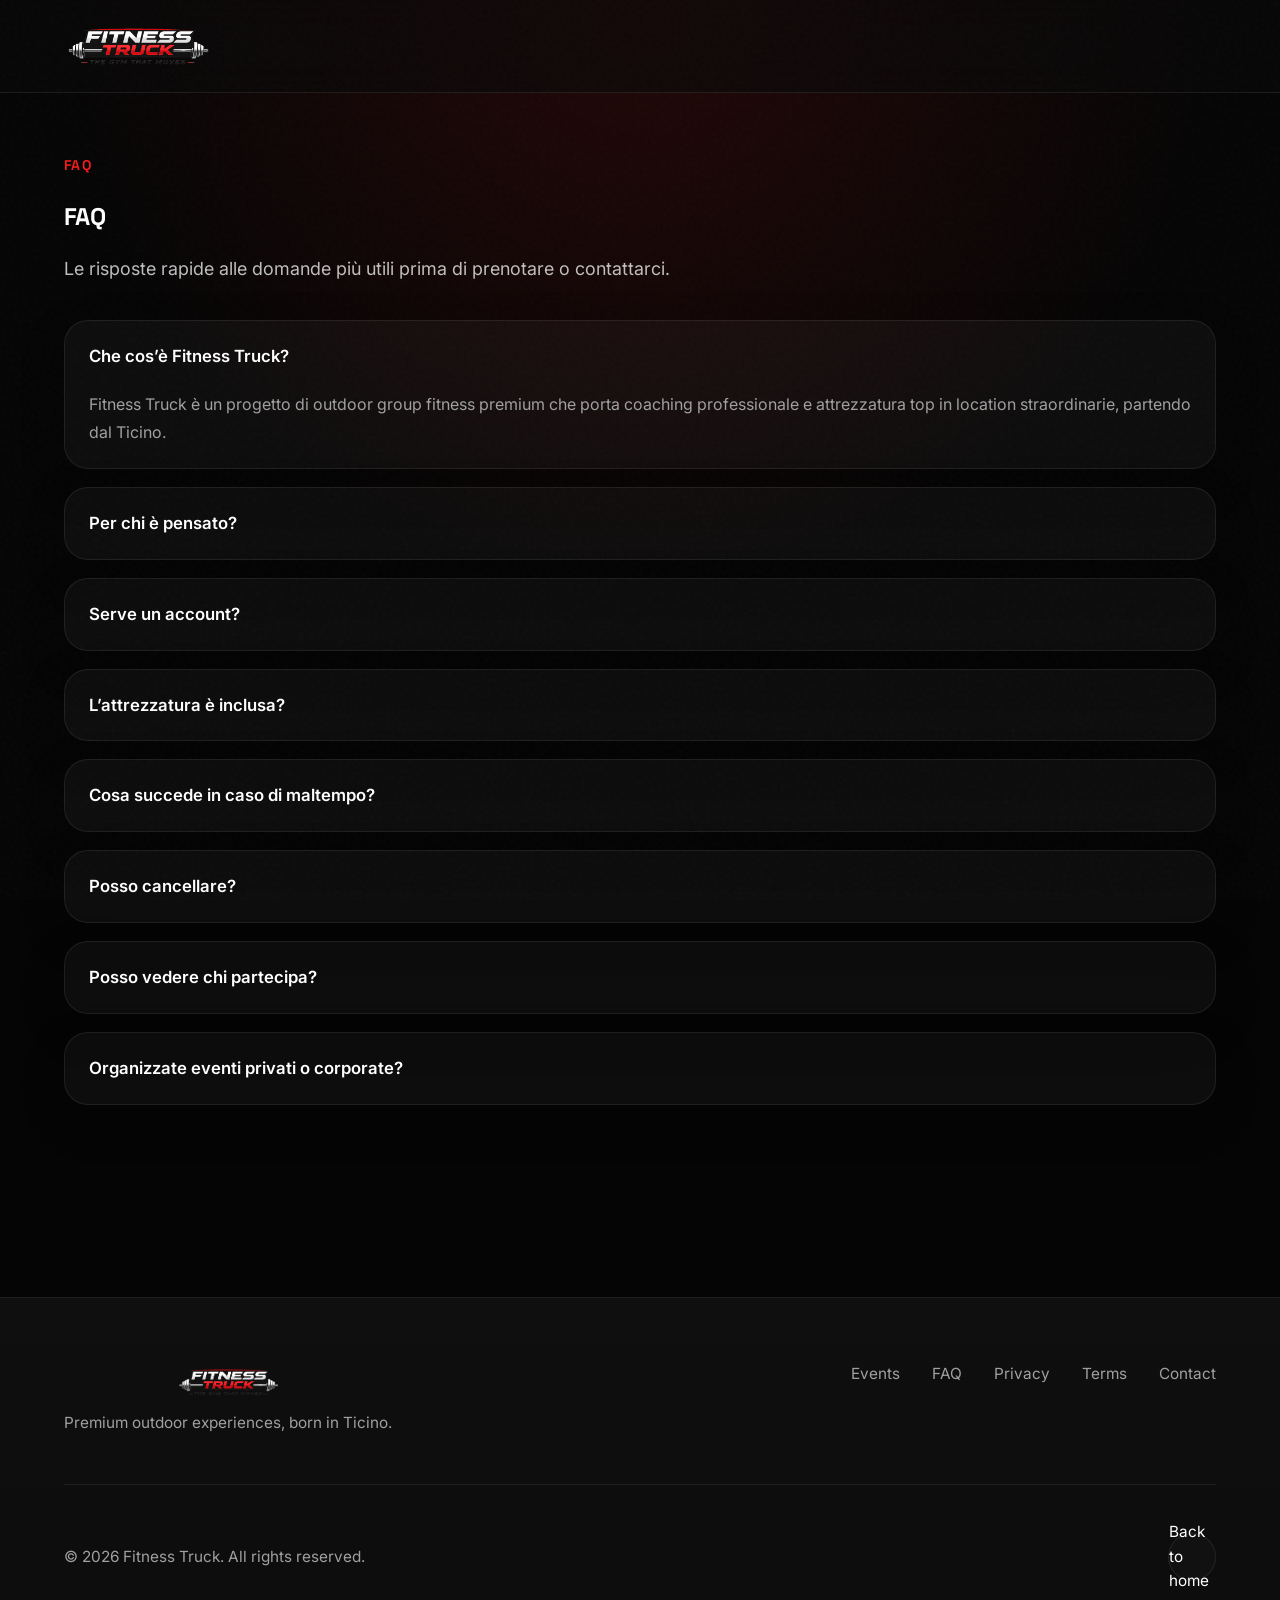
<file: fitness-truck-final 4/faq.html>
<!DOCTYPE html>
<html lang="en">
<head>
  <meta charset="UTF-8" />
  <meta name="viewport" content="width=device-width, initial-scale=1.0" />
  <title>FAQ | Fitness Truck</title>
  <meta name="description" content="Frequently asked questions about Fitness Truck." />
  <meta name="theme-color" content="#0b0b0b" />
  <link rel="icon" type="image/png" href="assets/logo.png" />
  <link rel="preconnect" href="https://fonts.googleapis.com">
  <link rel="preconnect" href="https://fonts.gstatic.com" crossorigin>
  <link href="https://fonts.googleapis.com/css2?family=Space+Grotesk:wght@300;400;500;600;700&family=Inter:wght@300;400;500;600;700&display=swap" rel="stylesheet">
  <link rel="stylesheet" href="styles.css?v=64" />
</head>
<body class="info-page">
  <div class="noise-overlay"></div>
  <div class="nav-container">
    <nav>
      <a href="index.html#top" class="logo">
        <img src="assets/logo-transparent.png" alt="Fitness Truck - The Gym That Moves" class="logo-img" onerror="this.style.display='none'; this.nextElementSibling.style.display='flex';">
        <div class="logo-fallback" style="display:none;">
          <div class="logo-icon">FT</div>
          <span>FITNESS TRUCK</span>
        </div>
      </a>
      <div class="nav-links">
        <a href="index.html#events">Events</a>
        <a href="faq.html">FAQ</a>
        <a href="index.html#contact">Contact</a>
        <div class="lang-switch" aria-label="Language switcher">
          <button type="button" class="lang-btn active" data-lang-choice="it" aria-pressed="true">IT</button>
          <button type="button" class="lang-btn" data-lang-choice="en" aria-pressed="false">EN</button>
        </div>
      </div>
    </nav>
  </div>
  <main class="info-main">
    <section class="info-hero">
      <div class="container">
        <div class="lang-content" data-lang="it">
          <span class="section-eyebrow">FAQ</span>
          <h1 class="section-title" style="margin-top:12px;">FAQ</h1>
          <p class="section-desc" style="margin-left:0;max-width:760px;">Le risposte rapide alle domande più utili prima di prenotare o contattarci.</p>
        </div>
        <div class="lang-content" data-lang="en" hidden>
          <span class="section-eyebrow">FAQ</span>
          <h1 class="section-title" style="margin-top:12px;">FAQ</h1>
          <p class="section-desc" style="margin-left:0;max-width:760px;">Quick answers to the most useful questions before you book or contact us.</p>
        </div>
      </div>
    </section>
    <section class="section" style="padding-top:18px;">
      <div class="container">
        <div class="lang-content" data-lang="it">
          <div class="info-page-grid"><details class="faq-item" open><summary>Che cos’è Fitness Truck?</summary><p>Fitness Truck è un progetto di outdoor group fitness premium che porta coaching professionale e attrezzatura top in location straordinarie, partendo dal Ticino.</p></details><details class="faq-item"><summary>Per chi è pensato?</summary><p>Per persone motivate che vogliono allenarsi bene, uscire dalla routine e vivere location nuove. Il tono è mixed level, con un focus naturale su adulti attivi tra i 25 e i 50 anni.</p></details><details class="faq-item"><summary>Serve un account?</summary><p>Sì per registrarti e pagare. Puoi vedere il sito e gli eventi senza account, ma la prenotazione richiede un profilo Fitness Truck.</p></details><details class="faq-item"><summary>L’attrezzatura è inclusa?</summary><p>Sì. Noi portiamo l’attrezzatura. Tu devi presentarti con abbigliamento adatto al movimento e strati caldi se fa freddo.</p></details><details class="faq-item"><summary>Cosa succede in caso di maltempo?</summary><p>Gli eventi si svolgono normalmente in condizioni outdoor gestibili. Se il meteo diventa insicuro, possiamo posticipare, spostare o annullare l’evento. In quel caso ti avvisiamo in anticipo e si applicano rimborso o credito.</p></details><details class="faq-item"><summary>Posso cancellare?</summary><p>Sì. Cancellazione gratuita fino a 72 ore prima dell’inizio dell’evento. Nelle 72 ore precedenti non è più possibile annullare online né ricevere rimborso, salvo cancellazione da parte di Fitness Truck.</p></details><details class="faq-item"><summary>Posso vedere chi partecipa?</summary><p>Per ora mostriamo il numero totale di partecipanti, non i nomi. È il modo più semplice per dare social proof senza creare problemi di privacy.</p></details><details class="faq-item"><summary>Organizzate eventi privati o corporate?</summary><p>Sì, ma per ora su richiesta. Possiamo valutare format per team building, corporate wellness, gruppi privati e collaborazioni hospitality.</p></details></div>
        </div>
        <div class="lang-content" data-lang="en" hidden>
          <div class="info-page-grid"><details class="faq-item" open><summary>What is Fitness Truck?</summary><p>Fitness Truck is a premium outdoor group fitness concept that brings professional coaching and top equipment into striking locations, starting in Ticino.</p></details><details class="faq-item"><summary>Who is it for?</summary><p>For motivated people who want to train well, break routine, and experience new locations. The tone is mixed-level, with a natural focus on active adults aged roughly 25 to 50.</p></details><details class="faq-item"><summary>Do I need an account?</summary><p>Yes, to register and pay. You can view the site and the events without an account, but booking requires a Fitness Truck profile.</p></details><details class="faq-item"><summary>Is equipment included?</summary><p>Yes. We bring the equipment. You only need to arrive in clothing suitable for movement, plus warm layers when conditions require them.</p></details><details class="faq-item"><summary>What happens in bad weather?</summary><p>Events normally go ahead in manageable outdoor conditions. If weather becomes unsafe, we may postpone, relocate, or cancel the event. In that case, refund or credit applies.</p></details><details class="faq-item"><summary>Can I cancel?</summary><p>Yes. Cancellation is free up to 72 hours before the event start. Within the final 72 hours, online cancellation and refunds are no longer available unless Fitness Truck cancels the event.</p></details><details class="faq-item"><summary>Can I see who is joining?</summary><p>For now, we only show the total number of participants, not names. It is the simplest way to add social proof without creating privacy issues.</p></details><details class="faq-item"><summary>Do you organise private or corporate sessions?</summary><p>Yes, but currently on request. We can evaluate formats for team-building, corporate wellness, private groups, and hospitality collaborations.</p></details></div>
        </div>
      </div>
    </section>
  </main>
  <footer class="site-footer">
    <div class="container">
      <div class="footer-content">
        <div class="footer-brand">
          <img src="assets/logo-transparent.png" alt="Fitness Truck" class="footer-logo" onerror="this.style.display='none'; this.nextElementSibling.style.display='block';">
          <span class="logo-text" style="display:none;">FITNESS TRUCK</span>
          <p>Premium outdoor experiences, born in Ticino.</p>
        </div>
        <div class="footer-links">
          <a href="index.html#events">Events</a>
          <a href="faq.html">FAQ</a>
          <a href="privacy.html">Privacy</a>
          <a href="terms.html">Terms</a>
          <a href="index.html#contact">Contact</a>
        </div>
      </div>
      <div class="footer-bottom">
        <p>© 2026 Fitness Truck. All rights reserved.</p>
        <a href="index.html#top" class="back-to-top">Back to home</a>
      </div>
    </div>
  </footer>
  <script>
    (function () {
      const buttons = document.querySelectorAll('[data-lang-choice]');
      const sections = document.querySelectorAll('.lang-content');
      const titles = { it: "FAQ", en: "FAQ" };
      const saved = localStorage.getItem('ft_lang');
      function apply(lang) {
        const current = lang === 'en' ? 'en' : 'it';
        try { localStorage.setItem('ft_lang', current); } catch (error) {}
        sections.forEach((section) => {
          section.hidden = section.dataset.lang !== current;
        });
        buttons.forEach((button) => {
          const active = button.dataset.langChoice === current;
          button.classList.toggle('active', active);
          button.setAttribute('aria-pressed', String(active));
        });
        document.documentElement.lang = current;
        document.title = titles[current] + ' | Fitness Truck';
      }
      buttons.forEach((button) => button.addEventListener('click', () => apply(button.dataset.langChoice)));
      apply(saved === 'en' ? 'en' : 'it');
    })();
  </script>
</body>
</html>
</file>
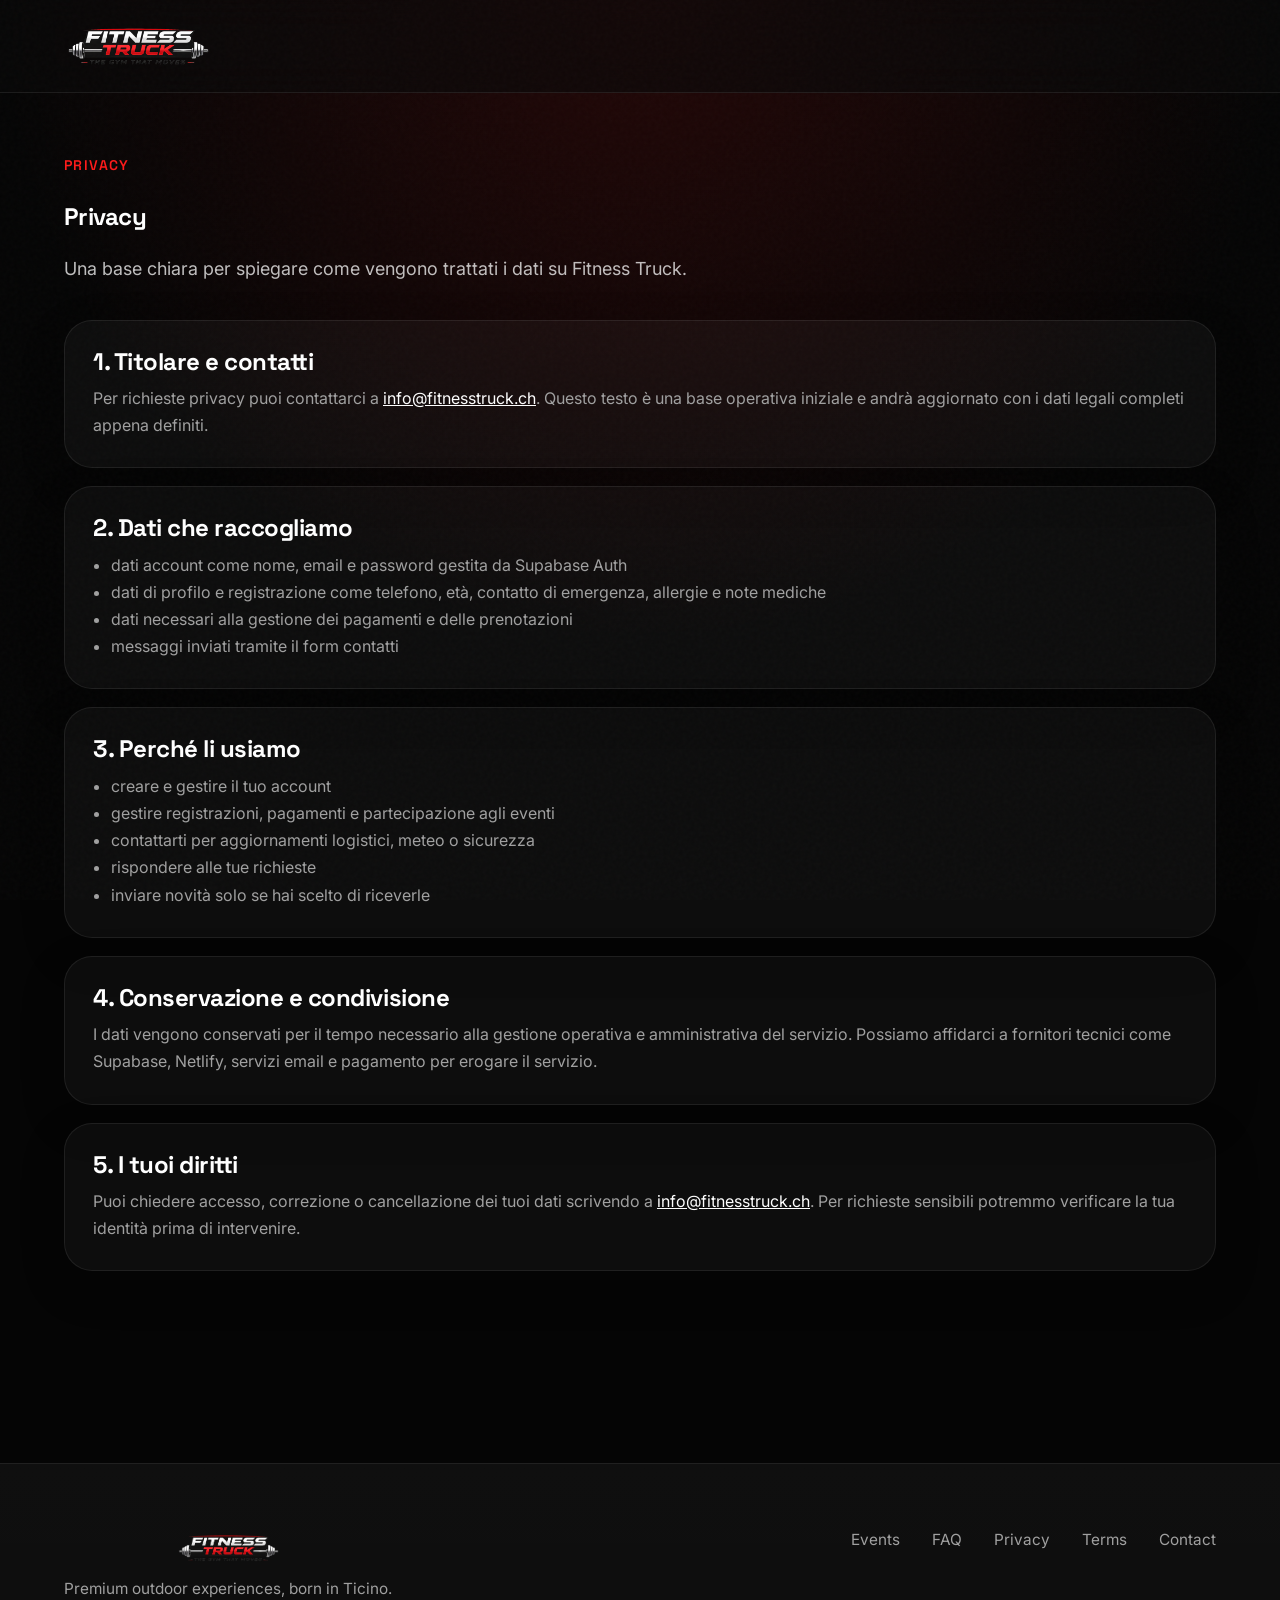
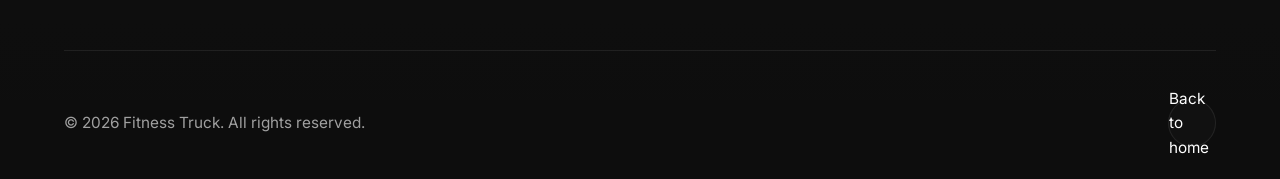
<file: fitness-truck-final 4/privacy.html>
<!DOCTYPE html>
<html lang="en">
<head>
  <meta charset="UTF-8" />
  <meta name="viewport" content="width=device-width, initial-scale=1.0" />
  <title>Privacy | Fitness Truck</title>
  <meta name="description" content="Privacy information for Fitness Truck." />
  <meta name="theme-color" content="#0b0b0b" />
  <link rel="icon" type="image/png" href="assets/logo.png" />
  <link rel="preconnect" href="https://fonts.googleapis.com">
  <link rel="preconnect" href="https://fonts.gstatic.com" crossorigin>
  <link href="https://fonts.googleapis.com/css2?family=Space+Grotesk:wght@300;400;500;600;700&family=Inter:wght@300;400;500;600;700&display=swap" rel="stylesheet">
  <link rel="stylesheet" href="styles.css?v=64" />
</head>
<body class="info-page">
  <div class="noise-overlay"></div>
  <div class="nav-container">
    <nav>
      <a href="index.html#top" class="logo">
        <img src="assets/logo-transparent.png" alt="Fitness Truck - The Gym That Moves" class="logo-img" onerror="this.style.display='none'; this.nextElementSibling.style.display='flex';">
        <div class="logo-fallback" style="display:none;">
          <div class="logo-icon">FT</div>
          <span>FITNESS TRUCK</span>
        </div>
      </a>
      <div class="nav-links">
        <a href="index.html#events">Events</a>
        <a href="faq.html">FAQ</a>
        <a href="index.html#contact">Contact</a>
        <div class="lang-switch" aria-label="Language switcher">
          <button type="button" class="lang-btn active" data-lang-choice="it" aria-pressed="true">IT</button>
          <button type="button" class="lang-btn" data-lang-choice="en" aria-pressed="false">EN</button>
        </div>
      </div>
    </nav>
  </div>
  <main class="info-main">
    <section class="info-hero">
      <div class="container">
        <div class="lang-content" data-lang="it">
          <span class="section-eyebrow">Privacy</span>
          <h1 class="section-title" style="margin-top:12px;">Privacy</h1>
          <p class="section-desc" style="margin-left:0;max-width:760px;">Una base chiara per spiegare come vengono trattati i dati su Fitness Truck.</p>
        </div>
        <div class="lang-content" data-lang="en" hidden>
          <span class="section-eyebrow">Privacy</span>
          <h1 class="section-title" style="margin-top:12px;">Privacy</h1>
          <p class="section-desc" style="margin-left:0;max-width:760px;">A clear starter explanation of how data is handled on Fitness Truck.</p>
        </div>
      </div>
    </section>
    <section class="section" style="padding-top:18px;">
      <div class="container">
        <div class="lang-content" data-lang="it">
          <div class="info-page-grid"><article class="info-page-card"><h2>1. Titolare e contatti</h2><p>Per richieste privacy puoi contattarci a <a class="inline-link" href="mailto:info@fitnesstruck.ch">info@fitnesstruck.ch</a>. Questo testo è una base operativa iniziale e andrà aggiornato con i dati legali completi appena definiti.</p></article><article class="info-page-card"><h2>2. Dati che raccogliamo</h2><ul><li>dati account come nome, email e password gestita da Supabase Auth</li><li>dati di profilo e registrazione come telefono, età, contatto di emergenza, allergie e note mediche</li><li>dati necessari alla gestione dei pagamenti e delle prenotazioni</li><li>messaggi inviati tramite il form contatti</li></ul></article><article class="info-page-card"><h2>3. Perché li usiamo</h2><ul><li>creare e gestire il tuo account</li><li>gestire registrazioni, pagamenti e partecipazione agli eventi</li><li>contattarti per aggiornamenti logistici, meteo o sicurezza</li><li>rispondere alle tue richieste</li><li>inviare novità solo se hai scelto di riceverle</li></ul></article><article class="info-page-card"><h2>4. Conservazione e condivisione</h2><p>I dati vengono conservati per il tempo necessario alla gestione operativa e amministrativa del servizio. Possiamo affidarci a fornitori tecnici come Supabase, Netlify, servizi email e pagamento per erogare il servizio.</p></article><article class="info-page-card"><h2>5. I tuoi diritti</h2><p>Puoi chiedere accesso, correzione o cancellazione dei tuoi dati scrivendo a <a class="inline-link" href="mailto:info@fitnesstruck.ch">info@fitnesstruck.ch</a>. Per richieste sensibili potremmo verificare la tua identità prima di intervenire.</p></article></div>
        </div>
        <div class="lang-content" data-lang="en" hidden>
          <div class="info-page-grid"><article class="info-page-card"><h2>1. Controller and contact</h2><p>For privacy requests you can contact <a class="inline-link" href="mailto:info@fitnesstruck.ch">info@fitnesstruck.ch</a>. This is an initial working draft and should be updated with the final legal business details once confirmed.</p></article><article class="info-page-card"><h2>2. Data we collect</h2><ul><li>account data such as name, email, and password handled by Supabase Auth</li><li>profile and registration data such as phone, age, emergency contact, allergies, and medical notes</li><li>data required to manage payments and bookings</li><li>messages submitted through the contact form</li></ul></article><article class="info-page-card"><h2>3. Why we use it</h2><ul><li>to create and manage your account</li><li>to manage event registrations, payments, and participation</li><li>to contact you about logistics, weather, or safety updates</li><li>to answer your requests</li><li>to send news only if you opted in</li></ul></article><article class="info-page-card"><h2>4. Retention and sharing</h2><p>Data is kept for as long as needed to operate and administer the service. We may rely on technical providers such as Supabase, Netlify, email services, and payment providers to deliver the service.</p></article><article class="info-page-card"><h2>5. Your rights</h2><p>You can request access, correction, or deletion of your data by emailing <a class="inline-link" href="mailto:info@fitnesstruck.ch">info@fitnesstruck.ch</a>. For sensitive requests we may verify your identity before acting.</p></article></div>
        </div>
      </div>
    </section>
  </main>
  <footer class="site-footer">
    <div class="container">
      <div class="footer-content">
        <div class="footer-brand">
          <img src="assets/logo-transparent.png" alt="Fitness Truck" class="footer-logo" onerror="this.style.display='none'; this.nextElementSibling.style.display='block';">
          <span class="logo-text" style="display:none;">FITNESS TRUCK</span>
          <p>Premium outdoor experiences, born in Ticino.</p>
        </div>
        <div class="footer-links">
          <a href="index.html#events">Events</a>
          <a href="faq.html">FAQ</a>
          <a href="privacy.html">Privacy</a>
          <a href="terms.html">Terms</a>
          <a href="index.html#contact">Contact</a>
        </div>
      </div>
      <div class="footer-bottom">
        <p>© 2026 Fitness Truck. All rights reserved.</p>
        <a href="index.html#top" class="back-to-top">Back to home</a>
      </div>
    </div>
  </footer>
  <script>
    (function () {
      const buttons = document.querySelectorAll('[data-lang-choice]');
      const sections = document.querySelectorAll('.lang-content');
      const titles = { it: "Privacy", en: "Privacy" };
      const saved = localStorage.getItem('ft_lang');
      function apply(lang) {
        const current = lang === 'en' ? 'en' : 'it';
        try { localStorage.setItem('ft_lang', current); } catch (error) {}
        sections.forEach((section) => {
          section.hidden = section.dataset.lang !== current;
        });
        buttons.forEach((button) => {
          const active = button.dataset.langChoice === current;
          button.classList.toggle('active', active);
          button.setAttribute('aria-pressed', String(active));
        });
        document.documentElement.lang = current;
        document.title = titles[current] + ' | Fitness Truck';
      }
      buttons.forEach((button) => button.addEventListener('click', () => apply(button.dataset.langChoice)));
      apply(saved === 'en' ? 'en' : 'it');
    })();
  </script>
</body>
</html>
</file>
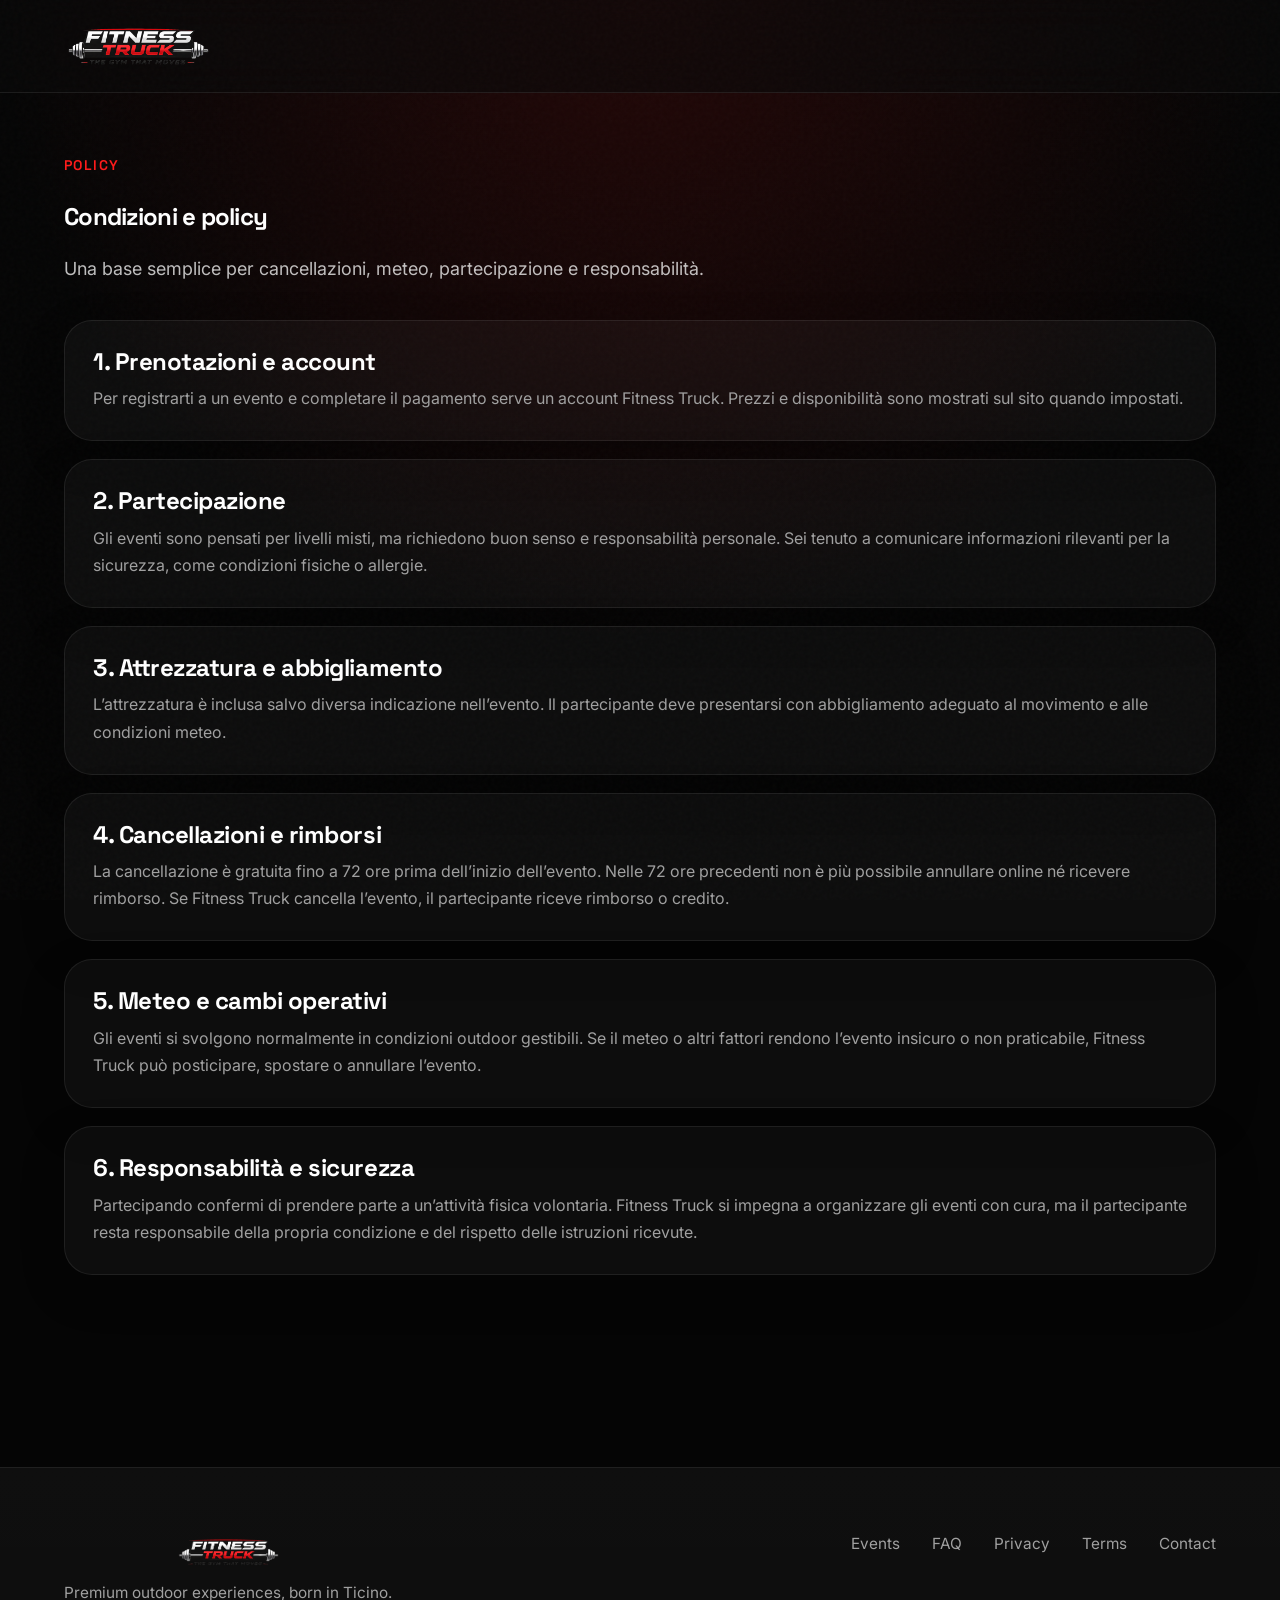
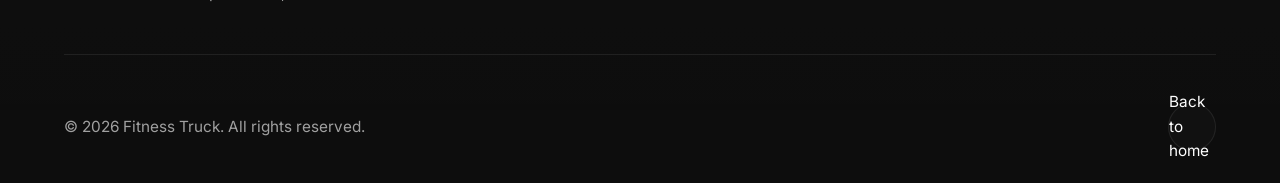
<file: fitness-truck-final 4/terms.html>
<!DOCTYPE html>
<html lang="en">
<head>
  <meta charset="UTF-8" />
  <meta name="viewport" content="width=device-width, initial-scale=1.0" />
  <title>Terms and policies | Fitness Truck</title>
  <meta name="description" content="Terms and policies for Fitness Truck." />
  <meta name="theme-color" content="#0b0b0b" />
  <link rel="icon" type="image/png" href="assets/logo.png" />
  <link rel="preconnect" href="https://fonts.googleapis.com">
  <link rel="preconnect" href="https://fonts.gstatic.com" crossorigin>
  <link href="https://fonts.googleapis.com/css2?family=Space+Grotesk:wght@300;400;500;600;700&family=Inter:wght@300;400;500;600;700&display=swap" rel="stylesheet">
  <link rel="stylesheet" href="styles.css?v=64" />
</head>
<body class="info-page">
  <div class="noise-overlay"></div>
  <div class="nav-container">
    <nav>
      <a href="index.html#top" class="logo">
        <img src="assets/logo-transparent.png" alt="Fitness Truck - The Gym That Moves" class="logo-img" onerror="this.style.display='none'; this.nextElementSibling.style.display='flex';">
        <div class="logo-fallback" style="display:none;">
          <div class="logo-icon">FT</div>
          <span>FITNESS TRUCK</span>
        </div>
      </a>
      <div class="nav-links">
        <a href="index.html#events">Events</a>
        <a href="faq.html">FAQ</a>
        <a href="index.html#contact">Contact</a>
        <div class="lang-switch" aria-label="Language switcher">
          <button type="button" class="lang-btn active" data-lang-choice="it" aria-pressed="true">IT</button>
          <button type="button" class="lang-btn" data-lang-choice="en" aria-pressed="false">EN</button>
        </div>
      </div>
    </nav>
  </div>
  <main class="info-main">
    <section class="info-hero">
      <div class="container">
        <div class="lang-content" data-lang="it">
          <span class="section-eyebrow">Policy</span>
          <h1 class="section-title" style="margin-top:12px;">Condizioni e policy</h1>
          <p class="section-desc" style="margin-left:0;max-width:760px;">Una base semplice per cancellazioni, meteo, partecipazione e responsabilità.</p>
        </div>
        <div class="lang-content" data-lang="en" hidden>
          <span class="section-eyebrow">Policies</span>
          <h1 class="section-title" style="margin-top:12px;">Terms and policies</h1>
          <p class="section-desc" style="margin-left:0;max-width:760px;">A simple starter policy for cancellations, weather, participation, and responsibility.</p>
        </div>
      </div>
    </section>
    <section class="section" style="padding-top:18px;">
      <div class="container">
        <div class="lang-content" data-lang="it">
          <div class="info-page-grid"><article class="info-page-card"><h2>1. Prenotazioni e account</h2><p>Per registrarti a un evento e completare il pagamento serve un account Fitness Truck. Prezzi e disponibilità sono mostrati sul sito quando impostati.</p></article><article class="info-page-card"><h2>2. Partecipazione</h2><p>Gli eventi sono pensati per livelli misti, ma richiedono buon senso e responsabilità personale. Sei tenuto a comunicare informazioni rilevanti per la sicurezza, come condizioni fisiche o allergie.</p></article><article class="info-page-card"><h2>3. Attrezzatura e abbigliamento</h2><p>L’attrezzatura è inclusa salvo diversa indicazione nell’evento. Il partecipante deve presentarsi con abbigliamento adeguato al movimento e alle condizioni meteo.</p></article><article class="info-page-card"><h2>4. Cancellazioni e rimborsi</h2><p>La cancellazione è gratuita fino a 72 ore prima dell’inizio dell’evento. Nelle 72 ore precedenti non è più possibile annullare online né ricevere rimborso. Se Fitness Truck cancella l’evento, il partecipante riceve rimborso o credito.</p></article><article class="info-page-card"><h2>5. Meteo e cambi operativi</h2><p>Gli eventi si svolgono normalmente in condizioni outdoor gestibili. Se il meteo o altri fattori rendono l’evento insicuro o non praticabile, Fitness Truck può posticipare, spostare o annullare l’evento.</p></article><article class="info-page-card"><h2>6. Responsabilità e sicurezza</h2><p>Partecipando confermi di prendere parte a un’attività fisica volontaria. Fitness Truck si impegna a organizzare gli eventi con cura, ma il partecipante resta responsabile della propria condizione e del rispetto delle istruzioni ricevute.</p></article></div>
        </div>
        <div class="lang-content" data-lang="en" hidden>
          <div class="info-page-grid"><article class="info-page-card"><h2>1. Bookings and account</h2><p>A Fitness Truck account is required to register for an event and complete payment. Prices and availability are displayed on the site when configured.</p></article><article class="info-page-card"><h2>2. Participation</h2><p>Events are designed for mixed levels, but they still require common sense and personal responsibility. You must communicate relevant information for safety, such as physical conditions or allergies.</p></article><article class="info-page-card"><h2>3. Equipment and clothing</h2><p>Equipment is included unless the event states otherwise. Participants must arrive with clothing suitable for movement and for the expected weather conditions.</p></article><article class="info-page-card"><h2>4. Cancellations and refunds</h2><p>Cancellation is free up to 72 hours before the event start. Within the final 72 hours, online cancellation and refunds are no longer available. If Fitness Truck cancels the event, the participant receives a refund or credit.</p></article><article class="info-page-card"><h2>5. Weather and operational changes</h2><p>Events normally go ahead in manageable outdoor conditions. If weather or other factors make the event unsafe or impractical, Fitness Truck may postpone, relocate, or cancel the event.</p></article><article class="info-page-card"><h2>6. Responsibility and safety</h2><p>By participating, you confirm that you are taking part in a voluntary physical activity. Fitness Truck will organise events with care, but each participant remains responsible for their own condition and for following the instructions provided.</p></article></div>
        </div>
      </div>
    </section>
  </main>
  <footer class="site-footer">
    <div class="container">
      <div class="footer-content">
        <div class="footer-brand">
          <img src="assets/logo-transparent.png" alt="Fitness Truck" class="footer-logo" onerror="this.style.display='none'; this.nextElementSibling.style.display='block';">
          <span class="logo-text" style="display:none;">FITNESS TRUCK</span>
          <p>Premium outdoor experiences, born in Ticino.</p>
        </div>
        <div class="footer-links">
          <a href="index.html#events">Events</a>
          <a href="faq.html">FAQ</a>
          <a href="privacy.html">Privacy</a>
          <a href="terms.html">Terms</a>
          <a href="index.html#contact">Contact</a>
        </div>
      </div>
      <div class="footer-bottom">
        <p>© 2026 Fitness Truck. All rights reserved.</p>
        <a href="index.html#top" class="back-to-top">Back to home</a>
      </div>
    </div>
  </footer>
  <script>
    (function () {
      const buttons = document.querySelectorAll('[data-lang-choice]');
      const sections = document.querySelectorAll('.lang-content');
      const titles = { it: "Condizioni e policy", en: "Terms and policies" };
      const saved = localStorage.getItem('ft_lang');
      function apply(lang) {
        const current = lang === 'en' ? 'en' : 'it';
        try { localStorage.setItem('ft_lang', current); } catch (error) {}
        sections.forEach((section) => {
          section.hidden = section.dataset.lang !== current;
        });
        buttons.forEach((button) => {
          const active = button.dataset.langChoice === current;
          button.classList.toggle('active', active);
          button.setAttribute('aria-pressed', String(active));
        });
        document.documentElement.lang = current;
        document.title = titles[current] + ' | Fitness Truck';
      }
      buttons.forEach((button) => button.addEventListener('click', () => apply(button.dataset.langChoice)));
      apply(saved === 'en' ? 'en' : 'it');
    })();
  </script>
</body>
</html>
</file>
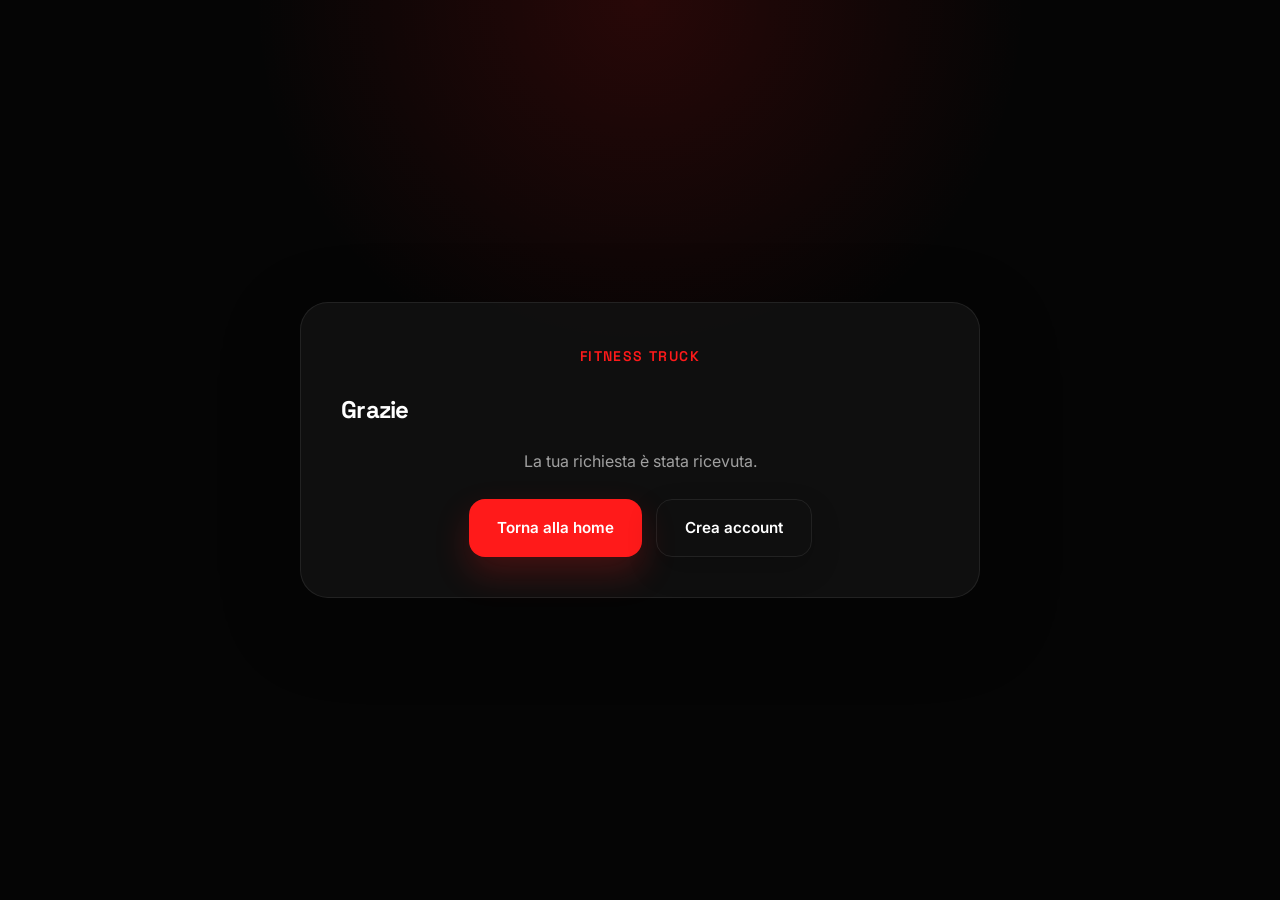
<file: fitness-truck-final 4/thank-you.html>
<!DOCTYPE html>
<html lang="en">
<head>
  <meta charset="UTF-8">
  <meta name="viewport" content="width=device-width, initial-scale=1.0">
  <title>Thank you | Fitness Truck</title>
  <meta name="theme-color" content="#0b0b0b" />
  <link rel="icon" type="image/png" href="assets/logo.png" />
  <link rel="preconnect" href="https://fonts.googleapis.com">
  <link rel="preconnect" href="https://fonts.gstatic.com" crossorigin>
  <link href="https://fonts.googleapis.com/css2?family=Space+Grotesk:wght@300;400;500;600;700&family=Inter:wght@300;400;500;600;700&display=swap" rel="stylesheet">
  <link rel="stylesheet" href="styles.css?v=64" />
</head>
<body class="thank-you-page">
  <div class="thank-you-card">
    <span class="section-eyebrow" id="eyebrow">Fitness Truck</span>
    <h1 class="section-title" id="title" style="margin-top:14px;">Thank you</h1>
    <p id="message">Your submission has been received.</p>
    <div class="thank-you-actions">
      <a href="index.html" class="btn btn-primary" id="homeLink">Back to home</a>
      <a href="account.html?view=signup" class="btn btn-secondary" id="accountLink">Create account</a>
    </div>
  </div>
  <script>
    (function () {
      const lang = (function () {
        try { return localStorage.getItem('ft_lang') === 'en' ? 'en' : 'it'; }
        catch (error) { return 'it'; }
      })();
      const form = new URLSearchParams(location.search).get('form');
      const copy = {
        it: {
          title: 'Grazie',
          message: 'La tua richiesta è stata ricevuta.',
          home: 'Torna alla home',
          account: 'Crea account',
          contactTitle: 'Messaggio inviato',
          contactMessage: 'Grazie per averci scritto. Ti risponderemo appena possibile.',
          newsletterTitle: 'Sei dentro',
          newsletterMessage: 'Grazie per esserti iscritto agli aggiornamenti Fitness Truck.'
        },
        en: {
          title: 'Thank you',
          message: 'Your submission has been received.',
          home: 'Back to home',
          account: 'Create account',
          contactTitle: 'Message sent',
          contactMessage: 'Thanks for reaching out. We will get back to you as soon as possible.',
          newsletterTitle: 'You are in',
          newsletterMessage: 'Thanks for joining Fitness Truck updates.'
        }
      };
      const active = copy[lang];
      const title = document.getElementById('title');
      const message = document.getElementById('message');
      const homeLink = document.getElementById('homeLink');
      const accountLink = document.getElementById('accountLink');
      if (form === 'contact') {
        title.textContent = active.contactTitle;
        message.textContent = active.contactMessage;
      } else if (form === 'newsletter') {
        title.textContent = active.newsletterTitle;
        message.textContent = active.newsletterMessage;
      } else {
        title.textContent = active.title;
        message.textContent = active.message;
      }
      homeLink.textContent = active.home;
      accountLink.textContent = active.account;
      document.documentElement.lang = lang;
      document.title = title.textContent + ' | Fitness Truck';
    })();
  </script>
</body>
</html>
</file>
<file: fitness-truck-final 4/styles.css>
:root {
  --bg: #050505;
  --bg-elevated: #0a0a0a;
  --bg-card: #111111;
  --bg-card-hover: #1a1a1a;
  --text: #ffffff;
  --text-secondary: #a0a0a0;
  --text-muted: #666666;
  --accent: #ff1a1a;
  --accent-dark: #cc0000;
  --accent-glow: rgba(255, 26, 26, 0.4);
  --border: rgba(255, 255, 255, 0.08);
  --border-hover: rgba(255, 255, 255, 0.15);
  --success: #00d084;
  --warning: #ff9500;
  --danger: #ff4444;
  --ease-out-expo: cubic-bezier(0.16, 1, 0.3, 1);
  --font-display: 'Space Grotesk', sans-serif;
  --font-body: 'Inter', sans-serif;
  --container-width: 1200px;
  --section-padding: 120px;
}
*{margin:0;padding:0;box-sizing:border-box}
html{scroll-behavior:smooth;font-size:16px}
body{font-family:var(--font-body);background:var(--bg);color:var(--text);line-height:1.6;overflow-x:hidden;-webkit-font-smoothing:antialiased}
::selection{background:var(--accent);color:#fff}
*:focus-visible{outline:2px solid var(--accent);outline-offset:2px}
.visually-hidden{position:absolute;width:1px;height:1px;padding:0;margin:-1px;overflow:hidden;clip:rect(0,0,0,0);white-space:nowrap;border:0}
.noise-overlay{position:fixed;inset:0;pointer-events:none;z-index:9999;opacity:.025;background-image:url("data:image/svg+xml,%3Csvg viewBox='0 0 256 256' xmlns='http://www.w3.org/2000/svg'%3E%3Cfilter id='noiseFilter'%3E%3CfeTurbulence type='fractalNoise' baseFrequency='0.9' numOctaves='4' stitchTiles='stitch'/%3E%3C/filter%3E%3Crect width='100%25' height='100%25' filter='url(%23noiseFilter)'/%3E%3C/svg%3E")}
h1,h2,h3,h4{font-family:var(--font-display);font-weight:700;line-height:1.1;letter-spacing:-.02em}.text-accent{color:var(--accent)}
.container{max-width:var(--container-width);margin:0 auto;padding:0 24px}
.nav-container{position:fixed;top:0;left:0;right:0;z-index:1000;padding:20px 0;transition:all .4s var(--ease-out-expo)}
.nav-container.scrolled{background:rgba(5,5,5,.85);backdrop-filter:blur(20px) saturate(180%);border-bottom:1px solid var(--border);padding:16px 0}
nav{max-width:var(--container-width);margin:0 auto;padding:0 24px;display:flex;justify-content:space-between;align-items:center}
.logo{display:flex;align-items:center;gap:12px;text-decoration:none;color:var(--text)}
.logo-img{height:48px;width:auto;object-fit:contain}.logo-fallback{display:flex;align-items:center;gap:12px;font-family:var(--font-display);font-size:1.25rem;font-weight:700}
.logo-icon{width:40px;height:40px;background:linear-gradient(135deg,var(--accent) 0%,var(--accent-dark) 100%);border-radius:8px;display:flex;align-items:center;justify-content:center;font-weight:900;font-size:1.1rem;box-shadow:0 4px 20px var(--accent-glow)}
.nav-links{display:flex;align-items:center;gap:40px}.nav-links a,.nav-auth-btn{color:var(--text-secondary);text-decoration:none;font-size:.9rem;font-weight:500;position:relative}
.nav-links a::after,.nav-auth-btn::after{content:'';position:absolute;left:0;bottom:-4px;width:0;height:1px;background:var(--accent);transition:width .3s var(--ease-out-expo)}
.nav-links a:hover,.nav-auth-btn:hover{color:var(--text)}.nav-links a:hover::after,.nav-auth-btn:hover::after{width:100%}
.nav-auth-btn{background:none;border:none;cursor:pointer;font-family:var(--font-body);padding:0}.nav-cta,.nav-auth-btn.nav-cta{background:var(--accent)!important;color:#fff!important;padding:12px 24px!important;border-radius:999px;font-weight:600!important;border:1px solid transparent;box-shadow:0 4px 20px var(--accent-glow)}.nav-cta::after,.nav-auth-btn.nav-cta::after,.nav-auth-btn.account-pill::after{display:none!important}.nav-auth-btn.account-pill{background:var(--accent);border:1px solid transparent;padding:12px 24px;border-radius:999px;color:#fff!important;box-shadow:0 4px 20px var(--accent-glow)}
.mobile-menu-btn{display:none;flex-direction:column;gap:6px;background:none;border:none;cursor:pointer;padding:8px;z-index:1001}.mobile-menu-btn span{display:block;width:24px;height:2px;background:var(--text);transition:all .3s;transform-origin:center}
.mobile-menu-btn[aria-expanded="true"] span:first-child{transform:rotate(45deg) translate(5px,5px)}.mobile-menu-btn[aria-expanded="true"] span:last-child{transform:rotate(-45deg) translate(5px,-5px)}
.hero{min-height:100vh;display:flex;align-items:center;position:relative;overflow:hidden;padding:120px 0 80px}.hero-bg{position:absolute;inset:0;z-index:0}.hero-image{position:absolute;inset:0;background-size:cover;background-position:center;filter:brightness(.4)}
.hero-bg::before{content:'';position:absolute;inset:0;background:radial-gradient(ellipse 80% 50% at 50% -20%, rgba(255,26,26,.12), transparent),radial-gradient(ellipse 50% 30% at 80% 50%, rgba(255,26,26,.06), transparent),linear-gradient(180deg, transparent 0%, var(--bg) 100%);z-index:1}
.hero-grid-pattern{position:absolute;inset:0;background-image:linear-gradient(rgba(255,255,255,.03) 1px, transparent 1px),linear-gradient(90deg, rgba(255,255,255,.03) 1px, transparent 1px);background-size:80px 80px;mask-image:radial-gradient(ellipse 80% 80% at 50% 50%, black, transparent);animation:gridMove 30s linear infinite;z-index:2}
@keyframes gridMove{0%{transform:translate(0,0)}100%{transform:translate(80px,80px)}}
.hero-content{position:relative;z-index:3;max-width:var(--container-width);margin:0 auto;padding:0 24px;width:100%;display:grid;grid-template-columns:1.3fr 1fr;gap:80px;align-items:center}
.hero-badge{display:inline-flex;align-items:center;gap:8px;padding:8px 16px;background:rgba(255,26,26,.1);border:1px solid rgba(255,26,26,.3);border-radius:999px;font-size:.85rem;font-weight:600;color:var(--accent);margin-bottom:24px;width:fit-content}
.pulse-dot{width:8px;height:8px;background:var(--accent);border-radius:50%;animation:pulse 2s infinite}@keyframes pulse{0%,100%{opacity:1;transform:scale(1)}50%{opacity:.5;transform:scale(1.2)}}
.hero-title{font-size:clamp(3rem,8vw,6rem);line-height:.95;margin-bottom:24px}.hero-subtitle{font-size:1.25rem;color:var(--text-secondary);max-width:480px;margin-bottom:40px;line-height:1.7}
.hero-stats{display:flex;gap:48px;margin-bottom:40px}.stat{display:flex;flex-direction:column}.stat-number{font-family:var(--font-display);font-size:2.5rem;font-weight:700;line-height:1}.stat-label{font-size:.875rem;color:var(--text-secondary);margin-top:4px}.hero-actions{display:flex;gap:16px;flex-wrap:wrap}
.btn{display:inline-flex;align-items:center;justify-content:center;gap:8px;padding:16px 28px;border-radius:12px;font-family:var(--font-body);font-size:.95rem;font-weight:600;text-decoration:none;border:none;cursor:pointer;transition:all .3s var(--ease-out-expo)}
.btn-primary{background:var(--accent);color:#fff;box-shadow:0 4px 20px var(--accent-glow)}.btn-primary:hover{transform:translateY(-2px);background:var(--accent-dark)}
.btn-secondary{background:transparent;color:var(--text);border:1px solid var(--border)}.btn-secondary:hover{border-color:var(--border-hover);background:rgba(255,255,255,.05)}.btn-full{width:100%}.btn:disabled{opacity:.5;cursor:not-allowed;transform:none!important}
.floating-card,.contact-form-wrapper,.process-card,.event-card,.expect-card,.team-card,.calendar-item,.stat-card,.form-panel{background:var(--bg-card);border:1px solid var(--border)}
.hero-right{position:relative}.floating-card{border-radius:20px;padding:32px;position:relative;overflow:hidden;backdrop-filter:blur(10px)}
.card-glow{position:absolute;top:-50%;right:-50%;width:200%;height:200%;background:radial-gradient(circle, rgba(255,26,26,.15) 0%, transparent 70%);pointer-events:none}
.floating-card h3{font-size:1.5rem;margin-bottom:8px}.floating-card>p{color:var(--text-secondary);font-size:.95rem;margin-bottom:24px}
.input-group{display:flex;gap:8px}.input-group input,.form-group input,.form-group textarea,.form-group select,.login-box input{width:100%;padding:14px 18px;background:rgba(255,255,255,.05);border:1px solid var(--border);border-radius:12px;color:var(--text);font-size:.95rem;font-family:var(--font-body)}
.input-group input:focus,.form-group input:focus,.form-group textarea:focus,.form-group select:focus,.login-box input:focus{outline:none;border-color:var(--accent);background:rgba(255,255,255,.08)}
.btn-submit{width:48px;height:48px;display:flex;align-items:center;justify-content:center;background:var(--accent);border:none;border-radius:12px;color:#fff;cursor:pointer;transition:all .3s;flex-shrink:0}.btn-submit:hover{background:var(--accent-dark);transform:scale(1.05)}
.trust-badges{display:flex;gap:16px;margin-top:16px;font-size:.8rem;color:var(--text-muted)}.location-badges{display:flex;gap:12px;margin-top:24px;flex-wrap:wrap}.location-badges .badge,.feature-item,.session-tag{padding:8px 16px;background:rgba(255,255,255,.05);border:1px solid var(--border);border-radius:999px;font-size:.85rem;color:var(--text-secondary)}
.account-hero-card{display:flex;flex-direction:column;gap:18px}.account-hero-label{display:inline-flex;align-items:center;gap:8px;padding:8px 14px;background:rgba(255,255,255,.05);border:1px solid var(--border);border-radius:999px;font-size:.82rem;font-weight:600;letter-spacing:.08em;text-transform:uppercase;color:var(--text-secondary);width:fit-content}.account-card-actions{display:flex;gap:12px;flex-wrap:wrap}.account-card-actions .btn{flex:1}.account-benefits{display:grid;gap:10px}.account-benefit{padding:12px 14px;border:1px solid var(--border);border-radius:14px;background:rgba(255,255,255,.03);color:var(--text-secondary);font-size:.92rem}
.scroll-indicator{position:absolute;bottom:40px;left:50%;transform:translateX(-50%);display:flex;flex-direction:column;align-items:center;gap:8px;color:var(--text-muted);font-size:.75rem;letter-spacing:.1em;text-transform:uppercase}.mouse{width:24px;height:40px;border:2px solid var(--text-muted);border-radius:12px;display:flex;justify-content:center;padding-top:8px}.wheel{width:4px;height:8px;background:var(--text-muted);border-radius:2px;animation:scrollWheel 2s infinite}@keyframes scrollWheel{0%{transform:translateY(0);opacity:1}100%{transform:translateY(12px);opacity:0}}
.section{padding:var(--section-padding) 0;position:relative}.section-dark{background:var(--bg-elevated)}.section-header{margin-bottom:64px}.section-header.centered{text-align:center;max-width:600px;margin-inline:auto}.section-eyebrow{display:inline-block;font-family:var(--font-display);font-size:.875rem;font-weight:600;color:var(--accent);text-transform:uppercase;letter-spacing:.1em;margin-bottom:16px}.section-title{font-size:clamp(2.5rem,5vw,4rem);margin-bottom:16px}.section-desc{font-size:1.125rem;color:var(--text-secondary);max-width:560px}
.empty-state-events{text-align:center;padding:80px 20px;color:var(--text-secondary)}.empty-state-events svg{margin-bottom:24px;opacity:.3}.empty-state-events h3{font-size:1.5rem;margin-bottom:12px;color:var(--text)}.empty-state-events p{margin-bottom:24px;max-width:400px;margin-inline:auto}
.events-showcase{display:grid;grid-template-columns:repeat(2,1fr);gap:32px;margin-bottom:64px}.event-card{border-radius:24px;overflow:hidden;transition:all .4s var(--ease-out-expo);cursor:pointer;opacity:0;transform:translateY(30px)}.event-card.animate-in{opacity:1;transform:translateY(0)}.event-card:hover{transform:translateY(-8px);border-color:var(--border-hover);box-shadow:0 20px 60px rgba(0,0,0,.4)}.event-card-closed{cursor:default;opacity:.88}.event-card-closed:hover{transform:none;border-color:var(--border);box-shadow:none}
.event-image{height:240px;background:linear-gradient(135deg,#1a1a1a 0%,#2a2a2a 100%);position:relative;display:flex;align-items:center;justify-content:center;overflow:hidden}.event-image::before{content:attr(data-location);font-family:var(--font-display);font-size:2rem;font-weight:700;color:rgba(255,255,255,.1);text-transform:uppercase;letter-spacing:.1em;z-index:0}
.event-badge{position:absolute;top:16px;left:16px;padding:6px 12px;background:var(--accent);color:#fff;font-size:.75rem;font-weight:700;text-transform:uppercase;border-radius:6px}.event-badge.sold-out{background:var(--text-muted)}
.event-content{padding:24px}.event-date{font-size:.875rem;color:var(--accent);font-weight:600;margin-bottom:8px}.event-title{font-size:1.5rem;margin-bottom:8px}.event-location{color:var(--text-secondary);font-size:.95rem;margin-bottom:16px}.event-sessions{display:flex;flex-direction:column;gap:12px}
.session-row,.modal-session{display:flex;justify-content:space-between;align-items:center;padding:12px 16px;background:rgba(255,255,255,.03);border-radius:12px;gap:12px}.session-row.full,.modal-session.full{opacity:.5}.session-info{display:flex;flex-direction:column;gap:2px}.session-time{font-weight:600;font-size:.95rem}.session-type{font-size:.8rem;color:var(--text-secondary)}.session-capacity{display:flex;align-items:center;gap:12px}.capacity-bar{width:60px;height:4px;background:rgba(255,255,255,.1);border-radius:2px;overflow:hidden}.capacity-fill{height:100%;background:var(--accent)}.capacity-fill.full{background:var(--text-muted)}.capacity-text{font-size:.8rem;color:var(--text-secondary);min-width:50px;text-align:right}.btn-register{padding:8px 16px;background:var(--accent);color:#fff;border:none;border-radius:8px;font-size:.85rem;font-weight:600;cursor:pointer}.btn-register:disabled{background:var(--text-muted);cursor:not-allowed}
.calendar-section{margin-top:64px}.calendar-title{font-size:1.25rem;margin-bottom:24px;color:var(--text-secondary)}.calendar-grid{display:grid;grid-template-columns:repeat(auto-fill,minmax(300px,1fr));gap:16px}.calendar-item{display:flex;align-items:center;gap:16px;padding:20px;border-radius:16px;cursor:pointer;transition:all .3s;opacity:0;transform:translateY(20px)}.calendar-item.animate-in{opacity:1;transform:translateY(0)}.calendar-item:hover{border-color:var(--border-hover);background:var(--bg-card-hover)}.calendar-item-closed{cursor:default;opacity:.78}.calendar-item-closed:hover{border-color:var(--border);background:var(--bg-card)}.calendar-date{display:flex;flex-direction:column;align-items:center;justify-content:center;width:60px;height:60px;background:rgba(255,26,26,.1);border-radius:12px;border:1px solid rgba(255,26,26,.2);flex-shrink:0}.calendar-date .day{font-family:var(--font-display);font-size:1.5rem;font-weight:700;color:var(--accent);line-height:1}.calendar-date .month{font-size:.7rem;text-transform:uppercase;color:var(--accent);font-weight:600}.calendar-info{flex:1;min-width:0}.calendar-info h4,.calendar-info p{white-space:nowrap;overflow:hidden;text-overflow:ellipsis}.calendar-info p{font-size:.85rem;color:var(--text-secondary)}.calendar-status{padding:6px 12px;border-radius:20px;font-size:.75rem;font-weight:600;text-transform:uppercase}.calendar-status.available{background:rgba(0,208,132,.1);color:var(--success)}.calendar-status.limited{background:rgba(255,149,0,.1);color:var(--warning)}.calendar-status.sold-out,.calendar-status.closed{background:rgba(255,255,255,.05);color:var(--text-muted)}
.process-grid,.team-grid{display:grid;grid-template-columns:repeat(3,1fr);gap:32px}.process-card,.team-card,.expect-card,.feature-item{opacity:0;transform:translateY(30px);transition:all .4s var(--ease-out-expo)}.process-card.animate-in,.team-card.animate-in,.expect-card.animate-in,.feature-item.animate-in{opacity:1;transform:translateY(0)}.process-card{position:relative;padding:40px;border-radius:24px}.process-card::before{content:attr(data-step);position:absolute;top:24px;right:24px;font-family:var(--font-display);font-size:4rem;font-weight:700;color:rgba(255,26,26,.1);line-height:1}.process-card:hover,.team-card:hover{transform:translateY(-8px);border-color:var(--accent)}.process-icon{width:64px;height:64px;display:flex;align-items:center;justify-content:center;background:rgba(255,26,26,.1);border-radius:16px;margin-bottom:24px;color:var(--accent);font-size:2rem}
.features-grid{display:flex;flex-wrap:wrap;justify-content:center;gap:16px;margin-bottom:40px}.feature-item{padding:16px 28px;border-radius:999px;transform:scale(.9)}.feature-item.animate-in{transform:scale(1)}.feature-label{font-size:.95rem;font-weight:500;color:var(--text-secondary)}.expect-photo-strip{display:grid;grid-template-columns:repeat(3,1fr);gap:22px;margin-bottom:40px}.expect-photo-card{margin:0;position:relative;overflow:hidden;border-radius:22px;border:1px solid var(--border);background:rgba(255,255,255,.03);min-height:240px;box-shadow:var(--panel-shadow)}.expect-photo{display:block;width:100%;height:100%;object-fit:cover;aspect-ratio:4/3}.expect-photo-card figcaption{position:absolute;left:16px;right:16px;bottom:16px;padding:10px 14px;border-radius:999px;background:rgba(8,8,8,.56);border:1px solid rgba(255,255,255,.12);font-size:.84rem;font-weight:600;letter-spacing:.08em;text-transform:uppercase;color:#fff;width:fit-content;max-width:calc(100% - 32px)}.expect-cards{display:grid;grid-template-columns:repeat(2,1fr);gap:32px}.expect-card{padding:32px;border-radius:20px}.expect-card h4{font-size:1.125rem;margin-bottom:12px;color:var(--accent)}.expect-card p,.process-card p,.team-bio{color:var(--text-secondary)}
.team-card{text-align:center;padding:32px;border-radius:24px}.team-image{width:100%;max-width:280px;aspect-ratio:4/5;margin:0 auto 24px;background:linear-gradient(135deg,#1a1a1a 0%,#2a2a2a 100%);border-radius:28px;display:flex;align-items:center;justify-content:center;border:1px solid var(--border);overflow:hidden}.team-role{color:var(--accent);font-size:.875rem;font-weight:600;margin-bottom:16px}
.contact-grid{display:grid;grid-template-columns:1fr 1.2fr;gap:64px;max-width:1000px;margin:0 auto}.contact-info{display:flex;flex-direction:column;gap:32px}.contact-item{display:flex;flex-direction:column;gap:8px}.contact-label{font-size:.875rem;color:var(--text-muted);text-transform:uppercase;letter-spacing:.05em}.contact-item a,.contact-item span{font-size:1.125rem;color:var(--text);text-decoration:none}.contact-item a:hover{color:var(--accent)}.contact-form-wrapper{border-radius:24px;padding:40px}.form-group{margin-bottom:20px}.form-group label{display:block;font-size:.875rem;font-weight:500;margin-bottom:8px;color:var(--text-secondary)}.form-group textarea{resize:vertical;min-height:120px}
.site-footer{background:var(--bg-elevated);border-top:1px solid var(--border);padding:64px 0 32px}.footer-content{display:flex;justify-content:space-between;align-items:flex-start;margin-bottom:48px;padding-bottom:48px;border-bottom:1px solid var(--border)}.footer-brand{display:flex;flex-direction:column;gap:8px}.footer-logo{height:40px;width:auto;object-fit:contain}.footer-brand .logo-text{font-family:var(--font-display);font-size:1.5rem;font-weight:700}.footer-brand p,.footer-bottom p,.footer-links .admin-link{color:var(--text-secondary)}.footer-links{display:flex;gap:32px}.footer-links a{color:var(--text-secondary);text-decoration:none}.footer-links a:hover{color:var(--text)}.footer-bottom{display:flex;justify-content:space-between;align-items:center}.back-to-top{width:48px;height:48px;display:flex;align-items:center;justify-content:center;background:var(--bg-card);border:1px solid var(--border);border-radius:50%;color:var(--text);text-decoration:none}
.modal-overlay{position:fixed;inset:0;background:rgba(0,0,0,.8);backdrop-filter:blur(10px);z-index:2000;display:flex;align-items:center;justify-content:center;padding:24px;opacity:0;visibility:hidden;transition:all .4s var(--ease-out-expo)}.modal-overlay[aria-hidden="false"]{opacity:1;visibility:visible}.modal{background:var(--bg-card);border:1px solid var(--border);border-radius:24px;max-width:600px;width:100%;max-height:90vh;overflow-y:auto;position:relative;transform:scale(.9) translateY(20px);transition:all .4s var(--ease-out-expo)}.modal-overlay[aria-hidden="false"] .modal{transform:scale(1) translateY(0)}.modal-close{position:absolute;top:16px;right:16px;width:52px;height:52px;display:flex;align-items:center;justify-content:center;background:rgba(8,8,8,.92);border:1px solid rgba(255,255,255,.18);border-radius:999px;color:var(--text);cursor:pointer;z-index:10;font-size:1.65rem;font-weight:700;box-shadow:0 14px 32px rgba(0,0,0,.36);transition:transform .2s var(--ease-out-expo),background .2s var(--ease-out-expo),border-color .2s var(--ease-out-expo)}.modal-close:hover,.modal-close:focus-visible{transform:translateY(-1px) scale(1.03);background:rgba(255,26,26,.16);border-color:rgba(255,26,26,.42);outline:none}.modal-content{padding:48px}.modal-header{margin-bottom:32px}.modal-header h2{font-size:2rem;margin-bottom:8px}.modal-header p,.modal-session-info p,.modal-session-capacity .label{color:var(--text-secondary)}.modal-sessions{display:flex;flex-direction:column;gap:16px}.modal-session{padding:24px;border:1px solid var(--border);border-radius:16px}.modal-session-capacity{text-align:right}.modal-session-capacity .spots{font-size:1.5rem;font-weight:700}.modal-session-capacity .spots.full{color:var(--text-muted)}
.floating-home-btn{position:fixed;right:20px;bottom:20px;z-index:2200;display:inline-flex;align-items:center;justify-content:center;min-height:54px;padding:0 18px;border-radius:999px;border:1px solid rgba(255,255,255,.16);background:rgba(10,10,10,.92);color:var(--text);text-decoration:none;font-weight:600;box-shadow:0 18px 44px rgba(0,0,0,.34);backdrop-filter:blur(14px);opacity:0;visibility:hidden;transform:translateY(12px);transition:opacity .25s var(--ease-out-expo),transform .25s var(--ease-out-expo),background .2s var(--ease-out-expo),border-color .2s var(--ease-out-expo)}.floating-home-btn.is-visible{opacity:1;visibility:visible;transform:translateY(0)}.floating-home-btn:hover,.floating-home-btn:focus-visible{background:rgba(255,26,26,.14);border-color:rgba(255,26,26,.35);outline:none}body[data-auth-state="logged-in"] .hero-actions [data-open-auth="signup"],body[data-auth-state="logged-in"] .empty-state-events [data-open-auth="signup"]{display:none !important}.toast-container{position:fixed;bottom:24px;right:24px;z-index:3000;display:flex;flex-direction:column;gap:12px}.toast{padding:16px 24px;background:var(--bg-card);border:1px solid var(--border);border-radius:12px;display:flex;align-items:center;gap:12px;box-shadow:0 10px 40px rgba(0,0,0,.4);max-width:400px}.toast.success{border-color:var(--success)}.toast.error{border-color:var(--danger)}.toast-icon{width:24px;height:24px;display:flex;align-items:center;justify-content:center;border-radius:50%;flex-shrink:0}.toast.success .toast-icon{background:rgba(0,208,132,.1);color:var(--success)}.toast.error .toast-icon{background:rgba(255,26,26,.1);color:var(--accent)}
.admin-header{background:var(--bg-elevated);border-bottom:1px solid var(--border);padding:20px 0;position:sticky;top:0;z-index:100}.admin-header-content{max-width:1400px;margin:0 auto;padding:0 24px;display:flex;justify-content:space-between;align-items:center}.admin-logo{font-family:var(--font-display);font-size:1.5rem;font-weight:700;display:flex;align-items:center;gap:12px}.admin-logo span{color:var(--accent)}.admin-nav{display:flex;gap:24px;align-items:center}.admin-nav a{text-decoration:none;color:var(--text-secondary)}.logout-btn{padding:8px 16px;background:transparent;border:1px solid var(--border);border-radius:8px;color:var(--text-secondary);cursor:pointer}.login-screen{position:fixed;inset:0;display:flex;align-items:center;justify-content:center;background:var(--bg);z-index:2000}.login-screen.hidden{display:none}.login-box{background:var(--bg-card);border:1px solid var(--border);border-radius:24px;padding:48px;width:100%;max-width:400px;text-align:center}.login-box p{color:var(--text-secondary);margin-bottom:24px}.login-box button{width:100%;padding:16px;background:var(--accent);color:#fff;border:none;border-radius:12px;font-size:1rem;font-weight:600;cursor:pointer}.login-error{color:var(--danger);font-size:.875rem;margin-top:16px;display:none}.login-error.visible{display:block}.login-hint{margin-top:24px;padding:16px;background:rgba(255,149,0,.1);border:1px solid rgba(255,149,0,.2);border-radius:12px;font-size:.875rem;color:var(--warning)}
.demo-banner{background:rgba(255,149,0,.1);border:1px solid rgba(255,149,0,.3);border-radius:12px;padding:16px 20px;margin-bottom:24px;display:flex;align-items:center;gap:12px;color:var(--warning);font-size:.9rem}.stats-bar{display:grid;grid-template-columns:repeat(4,1fr);gap:20px;margin-bottom:32px}.stat-card{border-radius:16px;padding:20px;text-align:center}.stat-value{font-family:var(--font-display);font-size:2rem;font-weight:700;color:var(--accent)}.admin-grid{display:grid;grid-template-columns:1fr 400px;gap:40px}.section-title{font-family:var(--font-display);font-size:1.5rem;margin-bottom:24px;display:flex;justify-content:space-between;align-items:center}.events-list{display:flex;flex-direction:column;gap:16px}.event-item{background:var(--bg-card);border:1px solid var(--border);border-radius:16px;overflow:hidden}.event-header{padding:20px 24px;display:flex;justify-content:space-between;align-items:flex-start;cursor:pointer}.event-actions{display:flex;gap:8px}.event-sessions-preview{padding:0 24px 20px;border-top:1px solid var(--border)}.form-panel{border-radius:20px;padding:28px;position:sticky;top:100px;height:fit-content}.form-row{display:grid;grid-template-columns:1fr 1fr;gap:16px}.sessions-builder{margin-top:24px;padding-top:24px;border-top:1px solid var(--border)}.session-form{background:rgba(255,255,255,.03);border:1px solid var(--border);border-radius:12px;padding:16px;margin-bottom:12px}.session-form-header{display:flex;justify-content:space-between;align-items:center;margin-bottom:12px}.btn-remove-session{width:28px;height:28px;display:flex;align-items:center;justify-content:center;background:rgba(255,68,68,.1);border:none;border-radius:6px;color:var(--danger);cursor:pointer;font-size:1.2rem}.error-message{color:var(--danger);font-size:.8rem;margin-top:6px;display:none}.error-message.visible{display:block}.empty-state{text-align:center;padding:60px 20px;color:var(--text-secondary)}
@media (max-width:1024px){.hero-content,.contact-grid,.admin-grid{grid-template-columns:1fr}.hero-left{display:flex;flex-direction:column;align-items:center;text-align:center}.hero-subtitle{max-width:100%}.hero-stats,.location-badges{justify-content:center}.hero-right{max-width:480px;margin:0 auto;width:100%}.process-grid,.team-grid,.events-showcase,.expect-cards,.expect-photo-strip{grid-template-columns:1fr}.form-panel{position:static}}
@media (max-width:768px){:root{--section-padding:80px}.nav-links{position:fixed;top:0;right:-100%;width:80%;max-width:300px;height:100vh;background:var(--bg-elevated);flex-direction:column;padding:100px 40px;gap:32px;transition:right .4s var(--ease-out-expo);border-left:1px solid var(--border)}.nav-links.active{right:0}.mobile-menu-btn{display:flex}.hero-title{font-size:3rem}.hero-stats{gap:24px}.stat-number{font-size:2rem}.calendar-grid{grid-template-columns:1fr}.footer-content,.event-header{flex-direction:column;gap:24px}.footer-links{flex-wrap:wrap;gap:24px}.modal-content{padding:32px 24px}.modal-session{flex-direction:column;text-align:center}.modal-session-capacity{text-align:center}.stats-bar{grid-template-columns:repeat(2,1fr)}}
@media (max-width:480px){.hero-actions,.input-group,.form-row{flex-direction:column;grid-template-columns:1fr}.btn,.btn-submit{width:100%}.floating-card{padding:24px}}


/* Registration form inside modal */
.registration-panel {
  margin-top: 24px;
  padding-top: 24px;
  border-top: 1px solid var(--border);
}
.registration-panel-header h3 {
  font-size: 1.25rem;
  margin-bottom: 6px;
}
.registration-panel-header p {
  color: var(--text-secondary);
  margin-bottom: 8px;
}
.modal-price {
  color: var(--accent);
  font-weight: 600;
}
.registration-form-grid {
  display: grid;
  grid-template-columns: repeat(2, 1fr);
  gap: 16px;
  margin-top: 20px;
}
.form-group-full {
  grid-column: 1 / -1;
}
.checkbox-row {
  display: flex;
  gap: 12px;
  align-items: flex-start;
  color: var(--text-secondary);
  font-size: 0.92rem;
}
.checkbox-row input {
  width: 18px;
  height: 18px;
  margin-top: 3px;
}
.registration-actions {
  display: flex;
  gap: 12px;
  flex-wrap: wrap;
}
.registration-actions .btn {
  flex: 1;
}
.registration-note {
  margin-top: 12px;
  color: var(--text-muted);
  font-size: 0.85rem;
}
@media (max-width: 768px) {
  .registration-form-grid {
    grid-template-columns: 1fr;
  }
}



.auth-notice{padding:14px 16px;border:1px solid var(--border);border-radius:14px;background:rgba(255,255,255,.03);font-size:.92rem;line-height:1.5}.auth-notice.success{border-color:rgba(0,208,132,.28);background:rgba(0,208,132,.06);color:var(--text)}.auth-notice.info{border-color:rgba(255,149,0,.28);background:rgba(255,149,0,.08);color:var(--text)}.auth-confirm-hint{margin-top:10px;font-size:.86rem;color:var(--text-secondary)}
.next-event-hero-card{display:flex;flex-direction:column;gap:18px}.next-event-meta{display:flex;flex-wrap:wrap;gap:10px}.next-event-meta span{padding:8px 12px;border:1px solid var(--border);border-radius:999px;background:rgba(255,255,255,.03);font-size:.85rem;color:var(--text-secondary)}.next-event-kicker{display:inline-flex;align-items:center;gap:8px;padding:8px 14px;background:rgba(255,26,26,.08);border:1px solid rgba(255,26,26,.22);border-radius:999px;font-size:.82rem;font-weight:600;letter-spacing:.08em;text-transform:uppercase;color:var(--accent);width:fit-content}.next-event-summary{display:grid;gap:10px}.next-event-summary-item{padding:12px 14px;border:1px solid var(--border);border-radius:14px;background:rgba(255,255,255,.03);color:var(--text-secondary);font-size:.92rem}.next-event-summary-item strong{color:var(--text);display:block;margin-bottom:4px}

/* Public auth */
.auth-modal{max-width:560px}.auth-modal-content{padding-top:56px}.auth-card{display:flex;flex-direction:column;gap:20px}.auth-card p,.auth-muted,.auth-helper,.auth-summary-item span,.auth-optin-note{color:var(--text-secondary)}.auth-switch{display:grid;grid-template-columns:1fr 1fr;gap:8px;background:rgba(255,255,255,.04);padding:6px;border:1px solid var(--border);border-radius:16px}.auth-switch-btn{background:transparent;border:none;border-radius:12px;color:var(--text-secondary);padding:12px 16px;font-weight:600;cursor:pointer;transition:all .2s var(--ease-out-expo)}.auth-switch-btn.active{background:rgba(255,255,255,.08);color:var(--text)}.auth-title{font-size:2rem}.auth-form .form-group{margin-bottom:16px}.auth-form .btn{width:100%}.auth-helper{font-size:.92rem}.auth-helper a,.auth-inline-btn{color:var(--accent);background:none;border:none;padding:0;cursor:pointer;font:inherit;text-decoration:underline}.auth-status-pill{display:inline-flex;align-items:center;gap:8px;padding:8px 14px;background:rgba(0,208,132,.08);border:1px solid rgba(0,208,132,.25);border-radius:999px;font-size:.82rem;font-weight:600;color:var(--success);width:fit-content}.auth-summary-grid{display:grid;grid-template-columns:1fr 1fr;gap:12px}.auth-summary-item{padding:14px 16px;border:1px solid var(--border);border-radius:14px;background:rgba(255,255,255,.03)}.auth-summary-item strong{display:block;font-size:.82rem;text-transform:uppercase;letter-spacing:.05em;color:var(--text-muted);margin-bottom:6px}.auth-actions{display:flex;gap:12px;flex-wrap:wrap}.auth-actions .btn{flex:1}.auth-registration-banner{margin-top:18px;padding:14px 16px;border:1px solid var(--border);border-radius:14px;background:rgba(255,255,255,.03);font-size:.92rem;color:var(--text-secondary)}.auth-registration-banner strong{color:var(--text)}.auth-registration-banner.logged-in{border-color:rgba(0,208,132,.25);background:rgba(0,208,132,.05)}.form-checkbox-group{margin-top:-4px}.auth-checkbox-row{padding:12px 14px;border:1px solid var(--border);border-radius:14px;background:rgba(255,255,255,.03)}.auth-optin-note{margin-top:8px;font-size:.85rem}
@media (max-width:768px){.auth-summary-grid{grid-template-columns:1fr}.auth-actions,.account-card-actions{flex-direction:column}.nav-auth-btn.account-pill,.nav-auth-btn.nav-cta{width:100%;text-align:center}}


.auth-summary-item.full-width{grid-column:1 / -1}
.auth-profile-form{display:flex;flex-direction:column;gap:18px}
.auth-profile-grid{display:grid;grid-template-columns:1fr 1fr;gap:16px}
.auth-profile-grid .form-group{margin-bottom:0}
.auth-profile-static{padding:14px 16px;border:1px solid var(--border);border-radius:14px;background:rgba(255,255,255,.03)}
.auth-profile-static strong{display:block;font-size:.82rem;text-transform:uppercase;letter-spacing:.05em;color:var(--text-muted);margin-bottom:6px}
.auth-profile-static span{display:block;color:var(--text)}
.auth-profile-note{margin-top:8px;font-size:.85rem;color:var(--text-secondary)}
.auth-profile-form textarea{min-height:96px;resize:vertical}
@media (max-width:768px){.auth-profile-grid{grid-template-columns:1fr}}


.auth-account-header{display:flex;align-items:center;gap:18px;padding:18px;border:1px solid var(--border);border-radius:18px;background:rgba(255,255,255,.03)}
.auth-account-header-copy{display:flex;flex-direction:column;gap:4px}
.auth-account-header-copy h3{font-size:1.15rem;margin:0}
.auth-account-header-copy p,.auth-account-header-copy span{margin:0;color:var(--text-secondary)}
.auth-profile-layout{display:grid;grid-template-columns:220px 1fr;gap:16px;align-items:start}
.auth-avatar-panel{display:flex;flex-direction:column;gap:12px;padding:16px;border:1px solid var(--border);border-radius:18px;background:rgba(255,255,255,.03)}
.auth-avatar-copy{display:flex;flex-direction:column;gap:6px}
.auth-avatar-copy strong{font-size:.82rem;text-transform:uppercase;letter-spacing:.05em;color:var(--text-muted)}
.auth-avatar-copy span{color:var(--text-secondary);font-size:.9rem;line-height:1.5}
.auth-avatar-image{display:block;width:88px;height:88px;border-radius:24px;object-fit:cover;border:1px solid rgba(255,255,255,.12);background:rgba(255,255,255,.04);box-shadow:0 18px 36px rgba(0,0,0,.18)}
.auth-avatar-image-large{width:160px;height:160px;border-radius:30px}
.auth-avatar-actions{display:flex;flex-wrap:wrap;gap:12px;align-items:center;margin-top:10px}
.btn-inline{padding:10px 14px;min-height:auto}
.form-group input[type="file"]{padding:12px 14px;background:rgba(255,255,255,.03)}
.form-group select{appearance:none}
.auth-summary-grid .auth-summary-item span{line-height:1.55}
@media (max-width:768px){.auth-profile-layout{grid-template-columns:1fr}.auth-account-header{align-items:flex-start}.auth-avatar-image-large{width:120px;height:120px;border-radius:24px}}

.visually-hidden-file-input{position:absolute !important;width:1px !important;height:1px !important;padding:0 !important;margin:-1px !important;overflow:hidden !important;clip:rect(0,0,0,0) !important;white-space:nowrap !important;border:0 !important}
.auth-avatar-picker-row{display:flex;gap:10px;flex-wrap:wrap;margin-top:10px}


.auth-registrations-panel{display:flex;flex-direction:column;gap:18px;padding:20px;border:1px solid var(--border);border-radius:18px;background:rgba(255,255,255,.03)}
.auth-registrations-header{display:flex;justify-content:space-between;align-items:flex-start;gap:16px}
.auth-registrations-header h3{margin:0;font-size:1.15rem}
.auth-registrations-header p{margin:6px 0 0;color:var(--text-secondary)}
.auth-registrations-count{display:inline-flex;align-items:center;justify-content:center;padding:8px 12px;border-radius:999px;border:1px solid rgba(255,255,255,.12);background:rgba(255,255,255,.04);font-size:.82rem;color:var(--text-secondary);white-space:nowrap}
.auth-registrations-group{display:flex;flex-direction:column;gap:12px}
.auth-registrations-group-header{display:flex;justify-content:space-between;align-items:center;padding-top:6px;color:var(--text-secondary);font-size:.92rem}
.auth-registrations-group-header strong{color:var(--text);font-size:.96rem}
.auth-registration-card{display:flex;flex-direction:column;gap:14px;padding:18px;border:1px solid var(--border);border-radius:16px;background:rgba(255,255,255,.025)}
.auth-registration-card-top{display:flex;justify-content:space-between;gap:16px;align-items:flex-start}
.auth-registration-card-top h4{margin:6px 0 0;font-size:1.05rem}
.auth-registration-kicker{font-size:.78rem;letter-spacing:.08em;text-transform:uppercase;color:var(--text-muted)}
.auth-registration-status{display:inline-flex;align-items:center;justify-content:center;padding:8px 12px;border-radius:999px;border:1px solid var(--border);font-size:.8rem;font-weight:600}
.auth-registration-status.upcoming{color:var(--success);border-color:rgba(0,208,132,.25);background:rgba(0,208,132,.06)}
.auth-registration-status.past{color:var(--text-secondary);background:rgba(255,255,255,.03)}
.auth-registration-meta{display:flex;flex-wrap:wrap;gap:10px}
.auth-registration-meta span,.auth-registration-footer span{padding:8px 12px;border-radius:999px;border:1px solid var(--border);background:rgba(255,255,255,.03);font-size:.84rem;color:var(--text-secondary)}
.auth-registration-details{display:grid;grid-template-columns:repeat(2,1fr);gap:12px}
.auth-registration-detail{padding:14px 16px;border-radius:14px;border:1px solid var(--border);background:rgba(255,255,255,.03)}
.auth-registration-detail strong{display:block;margin-bottom:6px;font-size:.8rem;letter-spacing:.05em;text-transform:uppercase;color:var(--text-muted)}
.auth-registration-detail span{display:block;color:var(--text)}
.auth-registration-footer{display:flex;justify-content:space-between;align-items:center;gap:12px;flex-wrap:wrap}
.auth-registration-actions{display:flex;align-items:center;gap:10px;flex-wrap:wrap;justify-content:flex-end;margin-left:auto}
.auth-registration-note{padding:8px 12px;border-radius:999px;border:1px solid var(--border);background:rgba(255,255,255,.03);font-size:.84rem;color:var(--text-secondary)}
.auth-cancel-registration-btn[disabled]{opacity:.7;cursor:wait}
.auth-registrations-empty{padding:20px;border:1px dashed rgba(255,255,255,.12);border-radius:16px;color:var(--text-secondary);background:rgba(255,255,255,.02)}
@media (max-width:768px){.auth-registrations-header,.auth-registration-card-top,.auth-registration-footer{flex-direction:column;align-items:flex-start}.auth-registration-details{grid-template-columns:1fr}.auth-registrations-count{white-space:normal}.auth-registration-actions{margin-left:0;justify-content:flex-start}}

.auth-group-note{margin-top:-4px;color:var(--text-muted);font-size:.84rem}
.auth-past-history-list{display:flex;flex-direction:column;gap:10px}
.auth-past-history-item{display:flex;justify-content:space-between;align-items:center;gap:16px;padding:14px 16px;border:1px solid var(--border);border-radius:14px;background:rgba(255,255,255,.025)}
.auth-past-history-main{min-width:0}
.auth-past-history-main h4{margin:0 0 4px;font-size:1rem}
.auth-past-history-main p{margin:0;color:var(--text-secondary)}
.auth-past-history-item time{display:inline-flex;align-items:center;justify-content:center;padding:8px 12px;border-radius:999px;border:1px solid var(--border);background:rgba(255,255,255,.03);font-size:.84rem;color:var(--text-secondary);white-space:nowrap}
.auth-load-more-history-btn{align-self:flex-start}
@media (max-width:768px){.auth-past-history-item{flex-direction:column;align-items:flex-start}.auth-past-history-item time{white-space:normal}}


/* --- Safe aesthetics pass v20 --- */
:root{
  --panel-shadow:0 24px 80px rgba(0,0,0,.28);
  --soft-shadow:0 16px 44px rgba(0,0,0,.22);
  --card-highlight:linear-gradient(180deg, rgba(255,255,255,.055), rgba(255,255,255,.02));
}

body{
  background:
    radial-gradient(circle at top, rgba(255,26,26,.14), transparent 32%),
    radial-gradient(circle at 85% 20%, rgba(255,255,255,.055), transparent 24%),
    var(--bg);
}

.nav-container{
  backdrop-filter:blur(18px);
  background:rgba(10,10,10,.62);
  border-bottom:1px solid rgba(255,255,255,.08);
}

nav{
  min-height:84px;
}

.nav-links a,
.nav-auth-btn{
  letter-spacing:.01em;
}

.nav-auth-btn.nav-cta,
.nav-auth-btn.account-pill,
.btn{
  border-radius:16px;
  min-height:54px;
}

.btn{
  box-shadow:0 12px 30px rgba(0,0,0,.18);
}

.btn-primary{
  box-shadow:0 16px 34px rgba(255,26,26,.22);
}

.btn:hover{
  transform:translateY(-1px);
}

.hero::after{
  content:'';
  position:absolute;
  inset:auto 0 0;
  height:180px;
  background:linear-gradient(180deg, rgba(6,6,6,0), rgba(6,6,6,.92));
  pointer-events:none;
}

.hero-content{
  gap:56px;
  align-items:center;
}

.hero-left,
.hero-right{
  position:relative;
  z-index:1;
}

.hero-badge,
.next-event-kicker,
.badge{
  backdrop-filter:blur(12px);
}

.hero-title{
  line-height:.92;
  letter-spacing:-.04em;
}

.hero-subtitle,
.section-desc,
.expect-card p,
.process-card p,
.team-bio,
.contact-item,
.auth-card p,
.auth-registrations-header p{
  color:rgba(255,255,255,.74);
}

.hero-actions{
  gap:14px;
}

.location-badges{
  gap:12px;
}

#heroSideCard > *,
.floating-card,
.event-card,
.process-card,
.expect-card,
.team-card,
.contact-form-wrapper,
.calendar-item,
.auth-registrations-panel,
.auth-account-header,
.auth-summary-item,
.auth-profile-static,
.auth-avatar-panel,
.auth-registration-card,
.auth-past-history-item,
.form-panel,
.login-box,
.event-item,
.stat-card{
  background:var(--card-highlight), var(--bg-card);
  box-shadow:var(--soft-shadow);
}

.floating-card,
#heroSideCard > *{
  border-radius:28px;
}

.section-header{
  margin-bottom:40px;
}

.section-header.centered{
  max-width:760px;
  margin-left:auto;
  margin-right:auto;
}

.section-title{
  letter-spacing:-.03em;
}

.events-showcase,
.process-grid,
.expect-cards,
.team-grid,
.contact-grid{
  gap:24px;
}

.event-card,
.process-card,
.expect-card,
.team-card,
.contact-form-wrapper{
  transition:transform .24s ease, border-color .24s ease, box-shadow .24s ease;
}

.event-card:hover,
.process-card:hover,
.expect-card:hover,
.team-card:hover,
.calendar-item:hover,
.auth-registration-card:hover,
.auth-past-history-item:hover,
.event-item:hover{
  transform:translateY(-3px);
  border-color:rgba(255,255,255,.14);
}

.event-card{
  border-radius:24px;
  overflow:hidden;
}

.event-card-content,
.process-card,
.expect-card,
.team-card,
.contact-form-wrapper{
  padding:26px;
}

.event-card-hero,
.calendar-day-card{
  border-radius:22px;
}

.process-icon,
.contact-icon{
  box-shadow:0 10px 26px rgba(255,26,26,.18);
}

.feature-item,
.auth-registrations-count,
.auth-registration-meta span,
.auth-registration-footer span,
.auth-past-history-item time{
  background:rgba(255,255,255,.04);
}

.modal-backdrop{
  backdrop-filter:blur(8px);
}

.modal-content,
.auth-modal,
.auth-modal-content{
  border-radius:28px;
}

.modal-content,
.auth-modal-content,
.form-panel,
.login-box{
  box-shadow:var(--panel-shadow);
}

.form-group label,
.auth-summary-item strong,
.auth-profile-static strong,
.auth-registration-detail strong,
.auth-registration-kicker,
.auth-past-history-main p,
.stat-label{
  letter-spacing:.06em;
}

input,
textarea,
select{
  border-radius:16px;
  min-height:56px;
  background:rgba(255,255,255,.045);
  border:1px solid rgba(255,255,255,.1);
  transition:border-color .2s ease, box-shadow .2s ease, background .2s ease;
}

textarea{
  min-height:120px;
}

input:focus,
textarea:focus,
select:focus{
  background:rgba(255,255,255,.06);
  box-shadow:0 0 0 4px rgba(255,26,26,.09);
}

.auth-account-header{
  padding:22px;
}

.auth-avatar-image-large{
  box-shadow:0 18px 36px rgba(0,0,0,.24);
}

.auth-summary-grid,
.auth-profile-grid{
  gap:14px;
}

.auth-registration-card,
.auth-past-history-item,
.auth-avatar-panel,
.auth-summary-item,
.auth-profile-static{
  border-color:rgba(255,255,255,.09);
}

.auth-registration-card-top h4,
.auth-past-history-main h4,
.auth-card h2,
.auth-card h3{
  letter-spacing:-.02em;
}

.auth-load-more-history-btn,
.auth-actions .btn,
.account-card-actions .btn{
  min-height:50px;
}

.site-footer{
  background:linear-gradient(180deg, rgba(255,255,255,.02), rgba(255,255,255,.01)), var(--bg-elevated);
}

/* Admin refinement */
.admin-header{
  background:rgba(8,8,8,.82);
  backdrop-filter:blur(18px);
  box-shadow:0 10px 30px rgba(0,0,0,.2);
}

.admin-header-content{
  max-width:1440px;
}

.admin-nav a,
.logout-btn{
  transition:color .2s ease, border-color .2s ease, background .2s ease;
}

.logout-btn:hover,
.admin-nav a:hover{
  color:var(--text);
  border-color:rgba(255,255,255,.14);
}

.demo-banner{
  border-radius:18px;
  padding:18px 22px;
  background:linear-gradient(90deg, rgba(255,149,0,.12), rgba(255,149,0,.08));
}

.stats-bar{
  grid-template-columns:repeat(5, minmax(0,1fr));
  gap:18px;
}

.stat-card{
  border-radius:22px;
  padding:26px 22px;
  border-color:rgba(255,255,255,.08);
}

.stat-value{
  font-size:2.25rem;
}

.admin-grid{
  gap:28px;
  align-items:start;
}

.events-section,
.form-section{
  min-width:0;
}

.section-title{
  gap:16px;
}

.section-title .btn{
  min-height:44px;
}

.event-item{
  border-radius:22px;
  border-color:rgba(255,255,255,.08);
}

.event-header{
  padding:22px 24px;
}

.event-sessions-preview{
  padding:0 24px 22px;
}

.events-list{
  gap:18px;
}

.form-panel{
  padding:30px;
  border-radius:26px;
  border-color:rgba(255,255,255,.08);
  background:linear-gradient(180deg, rgba(255,255,255,.04), rgba(255,255,255,.02)), var(--bg-card);
}

.sessions-builder{
  margin-top:28px;
  padding-top:28px;
}

.session-form{
  border-radius:18px;
  padding:18px;
  background:rgba(255,255,255,.04);
}

#registrationsSearchSummary{
  color:rgba(255,255,255,.72);
}

#registrationsList .event-item{
  position:relative;
}

.login-box{
  max-width:430px;
  padding:44px;
}

.login-box h1{
  margin-bottom:8px;
}

.login-box input{
  margin-bottom:12px;
}

.toast{
  border-radius:18px;
  box-shadow:var(--panel-shadow);
}

@media (max-width:1180px){
  .stats-bar{grid-template-columns:repeat(3,minmax(0,1fr));}
}

@media (max-width:1024px){
  .hero-content{gap:42px;}
  .event-card-content,
  .process-card,
  .expect-card,
  .team-card,
  .contact-form-wrapper{padding:22px;}
  .stats-bar{grid-template-columns:repeat(2,minmax(0,1fr));}
}

@media (max-width:768px){
  .nav-container{background:rgba(8,8,8,.78);}
  nav{min-height:74px;}
  .hero::after{height:120px;}
  .hero-content{gap:28px;}
  .hero-title{font-size:2.9rem;}
  .hero-actions{width:100%;}
  .hero-actions .btn{flex:1;justify-content:center;}
  .event-card-content,
  .process-card,
  .expect-card,
  .team-card,
  .contact-form-wrapper,
  .form-panel,
  .login-box{padding:20px;}
  .floating-card,
  #heroSideCard > *{border-radius:24px;}
  .stats-bar{grid-template-columns:1fr 1fr;}
  .stat-card{padding:20px 16px;}
  .event-header{padding:20px;}
  .event-sessions-preview{padding:0 20px 20px;}
}

@media (max-width:560px){
  .stats-bar{grid-template-columns:1fr;}
  .section-title{font-size:1.9rem;}
  .auth-account-header{padding:18px;}
}


/* Brand + media refinement */
.section .section-title{
  display:block;
  justify-content:flex-start;
  align-items:flex-start;
  font-size:clamp(2.8rem, 5.6vw, 4.6rem);
  line-height:1.04;
  max-width:900px;
}

.section .section-eyebrow{
  font-size:0.95rem;
  letter-spacing:0.18em;
  margin-bottom:18px;
}

.section .section-desc{
  max-width:760px;
  font-size:1.12rem;
  line-height:1.8;
}

.hero-subtitle{
  max-width:580px;
}

.event-image{
  background-size:cover;
  background-position:center;
  overflow:hidden;
}

.event-image::before{
  display:none;
}

.event-image-photo{
  position:absolute;
  inset:0;
  width:100%;
  height:100%;
  object-fit:cover;
  object-position:center center;
  transform:scale(1.01);
}

.event-image.has-photo::after{
  content:'';
  position:absolute;
  inset:0;
  background:linear-gradient(180deg, rgba(8,8,8,.04) 0%, rgba(8,8,8,.48) 100%);
  z-index:1;
}

.event-image-caption{
  position:absolute;
  inset:auto 20px 20px 20px;
  display:inline-flex;
  align-items:center;
  padding:10px 14px;
  border-radius:999px;
  background:rgba(8,8,8,.48);
  border:1px solid rgba(255,255,255,.12);
  font-family:var(--font-display);
  font-size:1rem;
  font-weight:700;
  letter-spacing:.1em;
  text-transform:uppercase;
  color:rgba(255,255,255,.82);
  z-index:1;
}

.event-badge{
  position:absolute;
  top:18px;
  left:18px;
  z-index:2;
}

.next-event-hero-media{
  position:relative;
  overflow:hidden;
  border-radius:20px;
  border:1px solid rgba(255,255,255,.1);
  min-height:170px;
}

.next-event-hero-media img,
.modal-event-photo img,
.team-photo{
  display:block;
  width:100%;
  height:100%;
}

.next-event-hero-media img,
.modal-event-photo img{
  object-fit:cover;
  object-position:center center;
}

.team-photo{
  object-fit:cover;
  object-position:center 16%;
}

.modal-event-photo{
  width:100%;
  border-radius:22px;
  overflow:hidden;
  margin-bottom:20px;
  border:1px solid rgba(255,255,255,.1);
  max-height:240px;
}

.team-image{
  overflow:hidden;
  position:relative;
  background:linear-gradient(180deg, rgba(255,255,255,.05), rgba(255,255,255,.02));
}

.team-photo{
  position:absolute;
  inset:0;
  display:block;
}

.team-image .team-initials{
  display:none !important;
}

/* Admin-specific stability and clearer hierarchy */
body.admin-page{
  background:#07090d;
}

.admin-page .admin-header{
  background:#0c0f14;
  backdrop-filter:none;
  box-shadow:none;
}

.admin-page .stat-card,
.admin-page .event-item,
.admin-page .form-panel,
.admin-page .login-box{
  background:#11151c;
  box-shadow:none;
}

.admin-page .event-item:hover,
.admin-page .stat-card:hover,
.admin-page .form-panel:hover{
  transform:none;
}

.admin-page .demo-banner{
  background:rgba(255,149,0,.08);
}

.admin-page .admin-section-title{
  font-family:var(--font-display);
  font-size:1.5rem;
  margin-bottom:24px;
  display:flex;
  justify-content:space-between;
  align-items:center;
  gap:16px;
}

.admin-page .admin-section-title .btn{
  min-height:44px;
}

.admin-page .form-panel{
  position:sticky;
  top:88px;
}

.event-photo-preview{
  width:100%;
  min-height:180px;
  border-radius:18px;
  border:1px solid rgba(255,255,255,.08);
  background:linear-gradient(135deg, rgba(255,255,255,.04), rgba(255,255,255,.02));
  background-size:cover;
  background-position:center;
  display:flex;
  align-items:flex-end;
  justify-content:flex-start;
  padding:18px;
  margin-bottom:12px;
}

.event-photo-preview span{
  display:inline-flex;
  align-items:center;
  padding:10px 14px;
  border-radius:999px;
  background:rgba(8,8,8,.55);
  border:1px solid rgba(255,255,255,.1);
  font-size:.9rem;
  font-weight:600;
  letter-spacing:.08em;
  text-transform:uppercase;
}

.event-photo-actions{
  display:flex;
  gap:10px;
  flex-wrap:wrap;
  align-items:center;
}

.event-photo-meta{
  font-size:.86rem;
  color:rgba(255,255,255,.68);
  margin-top:8px;
}

.admin-event-thumb{
  width:92px;
  height:72px;
  border-radius:16px;
  overflow:hidden;
  flex-shrink:0;
  background:linear-gradient(135deg, rgba(255,255,255,.05), rgba(255,255,255,.02));
  border:1px solid rgba(255,255,255,.08);
  background-size:cover;
  background-position:center;
}

.admin-event-thumb.admin-event-thumb--fallback{
  display:flex;
  align-items:center;
  justify-content:center;
  color:rgba(255,255,255,.58);
  font-family:var(--font-display);
  font-weight:700;
  letter-spacing:.1em;
  text-transform:uppercase;
  font-size:.84rem;
  padding:10px;
  text-align:center;
}

.admin-event-header-media{
  display:flex;
  gap:16px;
  align-items:flex-start;
}

@media (max-width:768px){
  .section .section-title{font-size:clamp(2.2rem, 9vw, 3.4rem);}
  .next-event-hero-media{min-height:150px;}
  .event-photo-actions{align-items:stretch;}
  .admin-page .admin-section-title{flex-direction:column;align-items:flex-start;}
  .admin-event-header-media{flex-direction:column;}
}


/* Photo balance pass */
.events-showcase{
  align-items:stretch;
}

.event-card,
.expect-photo-card,
.team-card{
  overflow:hidden;
}

.expect-photo-card img{
  width:100%;
  height:100%;
  object-fit:cover;
  object-position:center center;
}

@media (max-width:900px){
  .event-image{
    height:auto;
    aspect-ratio:4 / 3;
  }

  .next-event-hero-media{
    min-height:auto;
    aspect-ratio:16 / 10;
  }

  .team-image{
    max-width:none;
    aspect-ratio:4 / 5;
  }
}

@media (max-width:640px){
  .expect-photo-strip{
    gap:16px;
    margin-bottom:28px;
  }

  .expect-photo-card{
    min-height:auto;
    aspect-ratio:4 / 3;
  }

  .event-image{
    aspect-ratio:5 / 4;
  }

  .team-card{
    text-align:left;
  }

  .team-image{
    width:100%;
    max-width:none;
    aspect-ratio:4 / 5;
    border-radius:24px;
    margin:0 0 18px;
  }

  .team-photo{
    object-position:center 12%;
  }
}

.team-image--placeholder::after{
  content:'';
  position:absolute;
  inset:18%;
  border-radius:999px 999px 40% 40%;
  background:linear-gradient(180deg, rgba(255,255,255,.08), rgba(255,255,255,.02));
}

/* Final copy + mobile alignment pass */
.section-header.centered .section-desc{
  margin-left:auto;
  margin-right:auto;
}

.hero-subtitle,
.section-desc{
  max-width:62ch;
}

@media (max-width:768px){
  .section-header.centered{
    text-align:center;
  }

  .section-header.centered .section-eyebrow,
  .section-header.centered .section-title,
  .calendar-title,
  .auth-title{
    text-align:center;
  }

  .section-header.centered .section-desc,
  .hero-subtitle,
  .process-card p,
  .expect-card p,
  .team-bio,
  .contact-item,
  .contact-form .form-group label,
  .auth-card p,
  .auth-muted,
  .auth-helper,
  .auth-confirm-hint,
  .auth-optin-note{
    text-align:left;
  }

  .section-header.centered .section-desc,
  .hero-subtitle{
    margin-left:auto;
    margin-right:auto;
    max-width:34rem;
  }
}


/* Header + team titles pass */
.nav-container{
  padding:12px 0;
}

.nav-container.scrolled{
  padding:10px 0;
}

nav{
  min-height:68px;
}

.logo-img{
  height:56px;
}

@media (max-width:768px){
  .nav-container{
    padding:10px 0;
    background:rgba(8,8,8,.82);
  }

  nav{
    min-height:62px;
  }

  .logo-img{
    height:56px;
  }

  .mobile-menu-btn{
    padding:6px;
  }

  .nav-links{
    padding:88px 32px 32px;
  }
}

.team-role{
  font-size:.93rem;
  letter-spacing:.04em;
}


/* Bilingual pass */
.lang-switch{display:inline-flex;align-items:center;gap:4px;padding:4px;border:1px solid rgba(255,255,255,.12);border-radius:999px;background:rgba(255,255,255,.04)}
.lang-btn{appearance:none;border:none;background:transparent;color:var(--text-secondary);font:inherit;font-size:.78rem;font-weight:700;letter-spacing:.08em;padding:7px 10px;border-radius:999px;cursor:pointer;transition:all .25s var(--ease-out-expo)}
.lang-btn:hover{color:var(--text)}
.lang-btn.active{background:rgba(255,45,45,.16);color:var(--text);box-shadow:inset 0 0 0 1px rgba(255,45,45,.28)}
.nav-links .lang-switch{margin-left:-8px;margin-right:4px}
html[lang="it"] .team-role, html[lang="it"] .contact-item, html[lang="it"] .auth-helper, html[lang="it"] .auth-muted{hyphens:auto}
@media (max-width:768px){.nav-links .lang-switch{margin:8px 0 4px;align-self:flex-start}.lang-btn{font-size:.82rem;padding:8px 12px}}


/* Language switch stability + cleaner hero */
.hero-grid-pattern{display:none !important;}

.nav-links > a{
  display:inline-flex;
  align-items:center;
  justify-content:center;
  min-width:96px;
  text-align:center;
}

.nav-links .lang-switch{
  width:78px;
  justify-content:center;
  flex:0 0 78px;
  margin-left:0;
  margin-right:0;
}

.nav-auth-btn.nav-cta,
.nav-auth-btn.account-pill{
  min-width:168px;
  justify-content:center;
  white-space:nowrap;
}

.hero-subtitle{
  min-height:142px;
}

#heroSideCard .next-event-hero-card p,
#heroSideCard .account-hero-card p{
  min-height:64px;
}

#heroSideCard .account-card-actions .btn,
.hero-actions .btn{
  min-width:170px;
  justify-content:center;
  text-align:center;
}

#heroSideCard .account-card-actions{
  align-items:stretch;
}

.hero-card-placeholder{
  min-height:640px;
}

.hero-skeleton{
  border-radius:18px;
  background:linear-gradient(90deg, rgba(255,255,255,.05) 25%, rgba(255,255,255,.12) 50%, rgba(255,255,255,.05) 75%);
  background-size:220% 100%;
  animation:heroSkeletonPulse 1.4s ease-in-out infinite;
}

.hero-skeleton-media{min-height:210px; border-radius:22px;}
.hero-skeleton-kicker{width:132px; height:36px;}
.hero-skeleton-title{width:62%; height:34px;}
.hero-skeleton-copy{width:100%; height:16px;}
.hero-skeleton-copy.short{width:72%;}
.hero-skeleton-meta{width:78%; height:40px;}
.hero-skeleton-summary{width:100%; height:124px; border-radius:20px;}
.hero-skeleton-actions{width:100%; height:54px; border-radius:16px;}

@keyframes heroSkeletonPulse{
  0%{background-position:100% 50%;}
  100%{background-position:0 50%;}
}

@media (max-width: 1024px){
  .hero-subtitle{min-height:auto;}
  #heroSideCard .next-event-hero-card p,
  #heroSideCard .account-hero-card p{min-height:auto;}
}

@media (max-width: 768px){
  .nav-links > a{min-width:0; justify-content:flex-start;}
  .nav-links .lang-switch{width:auto; flex:0 0 auto; justify-content:flex-start;}
  .nav-auth-btn.nav-cta,
  .nav-auth-btn.account-pill{min-width:0;}
  .hero-actions .btn,
  #heroSideCard .account-card-actions .btn{min-width:0;}
  .hero-card-placeholder{min-height:0;}
}

/* Hotfix: keep events/calendar reveal stable after language rerenders */
.event-card.animate-in,
.calendar-item.animate-in {
  opacity: 1;
  transform: translateY(0);
}


/* Random hero background rotation */
.hero-image{
  background-image: var(--ft-hero-image, url('assets/hero-banner-1.jpg'));
  background-position: center center;
}


/* v29 registration controls */
.event-badge-closed{background:rgba(148,163,184,.18);color:#e2e8f0;border:1px solid rgba(148,163,184,.26)}
.session-row-closed{opacity:.82;border:1px dashed rgba(255,255,255,.12)}
.session-note,.modal-session-note{display:block;margin-top:6px;font-size:.82rem;color:var(--text-secondary)}
.modal-session-closed .spots{opacity:.72}
.admin-event-title-row{display:flex;align-items:center;gap:10px;flex-wrap:wrap}
.admin-session-row{display:flex;align-items:center;justify-content:space-between;gap:12px;flex-wrap:wrap;margin-top:10px}
.admin-session-actions{display:flex;align-items:center;gap:10px;flex-wrap:wrap}
.admin-reg-badge{display:inline-flex;align-items:center;padding:6px 10px;border-radius:999px;font-size:.8rem;font-weight:700;letter-spacing:.02em;text-transform:uppercase}
.admin-reg-badge.open{background:rgba(34,197,94,.14);color:#166534;border:1px solid rgba(34,197,94,.28)}
.admin-reg-badge.closed{background:rgba(148,163,184,.16);color:#475569;border:1px solid rgba(148,163,184,.28)}
.form-group-checkbox{display:flex;flex-direction:column;justify-content:flex-end}
.admin-checkbox-row{display:flex;align-items:center;gap:10px;font-weight:600}
.admin-checkbox-row input{width:18px;height:18px}
.form-group-checkbox small{display:block;margin-top:8px;opacity:.78;line-height:1.45}


/* v31 mobile account text overflow fix */
.auth-card,
.auth-account-header,
.auth-summary-item {
  overflow: hidden;
}

.auth-account-header {
  min-width: 0;
}

.auth-account-header-copy {
  min-width: 0;
  flex: 1 1 auto;
}

.auth-account-header-copy h3,
.auth-account-header-copy p,
.auth-account-header-copy span,
.auth-summary-item span,
.auth-summary-item strong {
  min-width: 0;
  overflow-wrap: anywhere;
  word-break: break-word;
}

@media (max-width: 640px) {
  .auth-account-header {
    align-items: flex-start;
    gap: 14px;
  }

  .auth-account-header-copy h3 {
    font-size: 1rem;
    line-height: 1.25;
  }

  .auth-account-header-copy p,
  .auth-account-header-copy span,
  .auth-summary-item span {
    font-size: .95rem;
    line-height: 1.4;
  }
}

/* iPhone / Safari auth modal stability */
.auth-overlay {
  -webkit-overflow-scrolling: touch;
  overscroll-behavior: contain;
}

.auth-modal {
  -webkit-overflow-scrolling: touch;
  overflow-y: auto;
}

.auth-form input {
  font-size: 16px;
}

@media (max-width: 768px) {
  .auth-overlay {
    align-items: flex-start;
    padding: 12px;
    overflow-y: auto;
  }

  .auth-modal {
    width: 100%;
    max-width: 100%;
    max-height: none;
    min-height: auto;
    margin-top: 72px;
    transform: none !important;
  }

  .modal-overlay[aria-hidden="false"] .auth-modal {
    transform: none !important;
  }

  .auth-modal-content {
    padding-top: 56px;
    padding-bottom: 28px;
  }

  .auth-form input,
  .auth-form button,
  .auth-switch-btn {
    min-height: 52px;
  }
}



/* Dedicated account page */
.account-page {
  min-height: 100vh;
}

.account-page-main {
  padding-top: 132px;
  padding-bottom: 88px;
}

.account-page-shell {
  max-width: 880px;
  margin: 0 auto;
  padding: 0 24px;
  display: grid;
  gap: 28px;
}

.account-page-intro {
  display: grid;
  gap: 14px;
  max-width: 720px;
}

.account-page-badge {
  width: fit-content;
}

.account-page-panel {
  border: 1px solid var(--border);
  border-radius: 32px;
  background:
    linear-gradient(135deg, rgba(255,255,255,.04) 0%, rgba(255,255,255,.01) 100%),
    radial-gradient(circle at top left, rgba(255,26,26,.12), transparent 45%),
    rgba(10,10,10,.92);
  box-shadow: 0 20px 60px rgba(0,0,0,.35);
  overflow: hidden;
  backdrop-filter: blur(18px);
}

.account-page-panel .auth-modal-content {
  padding: 32px;
}

.account-page-nav-links {
  gap: 16px;
}

.account-page-nav-links .nav-cta {
  min-width: 120px;
  text-align: center;
}

.account-page .auth-card {
  gap: 22px;
}

.account-page .auth-form input,
.account-page .auth-form select,
.account-page .auth-form textarea {
  font-size: 16px;
}

.account-page .auth-switch-btn {
  min-height: 52px;
}

@media (max-width: 768px) {
  .account-page-main {
    padding-top: 108px;
    padding-bottom: 48px;
  }

  .account-page-shell {
    padding: 0 14px;
    gap: 18px;
  }

  .account-page-intro {
    gap: 10px;
  }

  .account-page-intro .section-title {
    font-size: clamp(2.2rem, 10vw, 3.8rem);
  }

  .account-page-intro .section-subtitle {
    font-size: 1rem;
  }

  .account-page-panel {
    border-radius: 24px;
  }

  .account-page-panel .auth-modal-content {
    padding: 22px 18px 24px;
  }

  .account-page-nav-links {
    gap: 12px;
  }

  .account-page-nav-links .nav-cta {
    padding: 12px 18px !important;
    min-width: auto;
  }
}


/* v37 account page static auth */
.account-auth-static[hidden],
#authModalContent[hidden] {
  display: none !important;
}

.account-auth-switch button[aria-selected="true"] {
  background: rgba(255,255,255,.08);
  color: var(--text);
}

.account-auth-form[hidden] {
  display: none !important;
}

.account-auth-footer {
  display: grid;
  gap: 14px;
}

.account-browse-link {
  width: 100%;
  text-align: center;
}

.account-page .auth-notice {
  margin-bottom: 0;
}

.account-page .auth-form button[type="submit"],
.account-page .account-browse-link {
  min-height: 54px;
}

@media (max-width: 768px) {
  .account-page-panel .auth-modal-content,
  .account-auth-static {
    min-height: 0;
  }

  .account-page .auth-switch {
    grid-template-columns: 1fr 1fr;
  }
}


/* v41 merged stability fix */
.event-card,
.calendar-item {
  opacity: 1 !important;
  transform: none !important;
}

.event-card:hover,
.calendar-item:hover {
  transform: translateY(-3px) !important;
}

.event-card-closed:hover,
.calendar-item-closed:hover {
  transform: none !important;
}


@media (max-width:768px){.floating-home-btn{right:14px;bottom:14px;min-height:50px;padding:0 16px;font-size:.92rem}.modal-close{top:12px;right:12px;width:50px;height:50px}}


/* --- Premium clean upgrade batch (2026-03-13) --- */
.section-concept{
  padding-top:40px;
}
.mini-value-grid{
  display:grid;
  grid-template-columns:repeat(3,1fr);
  gap:20px;
}
.mini-value-card,
.private-teaser-card,
.faq-item,
.modal-logistics-box{
  background:rgba(255,255,255,.035);
  border:1px solid rgba(255,255,255,.08);
  border-radius:24px;
  box-shadow:var(--soft-shadow);
}
.mini-value-card{
  padding:28px;
  display:flex;
  flex-direction:column;
  gap:12px;
}
.mini-value-index{
  display:inline-flex;
  align-items:center;
  justify-content:center;
  width:44px;
  height:44px;
  border-radius:14px;
  background:rgba(255,26,26,.1);
  border:1px solid rgba(255,26,26,.18);
  color:var(--accent);
  font-family:var(--font-display);
  font-weight:700;
  letter-spacing:.04em;
}
.mini-value-card h3{
  margin:0;
  font-size:1.2rem;
}
.mini-value-card p{
  margin:0;
  color:var(--text-secondary);
  line-height:1.7;
}
.event-meta-chips{
  display:flex;
  flex-wrap:wrap;
  gap:10px;
  margin:18px 0 16px;
}
.event-meta-chip{
  display:inline-flex;
  align-items:center;
  gap:8px;
  padding:8px 12px;
  border-radius:999px;
  border:1px solid rgba(255,255,255,.1);
  background:rgba(255,255,255,.04);
  color:var(--text-secondary);
  font-size:.82rem;
}
.event-summary{
  color:var(--text-secondary);
  line-height:1.7;
  margin-bottom:18px;
}
.participant-preview{
  display:grid;
  gap:10px;
  margin:-4px 0 18px;
}
.participant-preview-empty{
  margin-top:0;
}
.participant-preview-label{
  font-size:.8rem;
  letter-spacing:.08em;
  text-transform:uppercase;
  color:var(--text-muted);
}
.participant-preview-list{
  display:flex;
  flex-wrap:wrap;
  gap:10px;
}
.participant-pill{
  display:inline-flex;
  align-items:center;
  gap:8px;
  min-height:40px;
  padding:6px 10px 6px 6px;
  border-radius:999px;
  border:1px solid rgba(255,255,255,.08);
  background:rgba(255,255,255,.05);
  color:var(--text);
}
.participant-pill-avatar{
  width:28px;
  height:28px;
  border-radius:50%;
  object-fit:cover;
  background:rgba(255,255,255,.08);
  border:1px solid rgba(255,255,255,.08);
  flex:0 0 28px;
}
.participant-pill-name{
  font-size:.88rem;
  line-height:1;
}
.participant-pill-more{
  padding-inline:12px;
  color:var(--text-secondary);
}
.event-card-footer{
  display:flex;
  align-items:center;
  justify-content:space-between;
  gap:16px;
  margin-top:18px;
  padding-top:18px;
  border-top:1px solid rgba(255,255,255,.06);
}
.event-status-copy{
  color:var(--text-secondary);
  font-size:.92rem;
}
.event-detail-link{
  color:var(--text);
  font-weight:600;
}
.event-card-closed .event-detail-link{
  color:var(--text-muted);
}
.modal-meta-chips{
  margin-top:16px;
}
.modal-logistics-box{
  margin-top:20px;
  padding:18px 20px;
}
.modal-logistics-box strong{
  display:block;
  margin-bottom:10px;
  font-size:.95rem;
}
.modal-logistics-box p{
  margin:0 0 14px;
  color:var(--text-secondary);
  line-height:1.7;
}
.section-private-teaser{
  padding-top:0;
}
.private-teaser-card{
  padding:36px;
  display:flex;
  align-items:center;
  justify-content:space-between;
  gap:28px;
  background:
    linear-gradient(135deg, rgba(255,255,255,.045), rgba(255,255,255,.02)),
    radial-gradient(circle at 15% 15%, rgba(255,26,26,.16), transparent 32%);
}
.private-teaser-copy{
  max-width:720px;
}
.private-teaser-copy .section-title,
.private-teaser-copy .section-desc{
  text-align:left;
  margin-left:0;
}
.private-teaser-copy .section-desc{
  max-width:680px;
}
.private-teaser-actions{
  display:flex;
  gap:14px;
  flex-wrap:wrap;
  justify-content:flex-end;
}
.faq-grid{
  display:grid;
  gap:16px;
}
.faq-item{
  padding:0 24px;
}
.faq-item summary{
  list-style:none;
  cursor:pointer;
  padding:22px 0;
  font-size:1.05rem;
  font-weight:600;
}
.faq-item summary::-webkit-details-marker{
  display:none;
}
.faq-item p{
  margin:0 0 22px;
  color:var(--text-secondary);
  line-height:1.7;
}
.faq-actions{
  display:flex;
  justify-content:center;
  gap:14px;
  margin-top:24px;
  flex-wrap:wrap;
}
.footer-links{
  display:flex;
  flex-wrap:wrap;
}
body.info-page{
  min-height:100vh;
  background:
    radial-gradient(circle at top, rgba(255,26,26,.12), transparent 34%),
    var(--bg);
}
.info-main{
  padding-top:120px;
  padding-bottom:72px;
}
.info-hero{
  padding:32px 0 18px;
}
.info-page-card{
  background:rgba(255,255,255,.035);
  border:1px solid rgba(255,255,255,.08);
  border-radius:28px;
  padding:28px;
  box-shadow:var(--soft-shadow);
}
.info-page-grid{
  display:grid;
  gap:18px;
}
.info-page-grid h2{
  margin:0 0 10px;
}
.info-page-grid p,
.info-page-grid li{
  color:var(--text-secondary);
  line-height:1.7;
}
.info-page-grid ul{
  margin:0;
  padding-left:18px;
}
.info-page-topbar{
  display:flex;
  align-items:center;
  justify-content:space-between;
  gap:16px;
}
.thank-you-page{
  margin:0;
  min-height:100vh;
  display:grid;
  place-items:center;
  padding:24px;
  background:
    radial-gradient(circle at top, rgba(255,26,26,.14), transparent 35%),
    var(--bg);
}
.thank-you-card{
  max-width:680px;
  width:100%;
  background:rgba(17,17,17,.9);
  border:1px solid rgba(255,255,255,.08);
  border-radius:28px;
  padding:40px;
  text-align:center;
  box-shadow:var(--panel-shadow);
}
.thank-you-card p{
  color:var(--text-secondary);
  line-height:1.7;
}
.thank-you-actions{
  display:flex;
  justify-content:center;
  gap:14px;
  margin-top:24px;
  flex-wrap:wrap;
}
@media (max-width:1024px){
  .mini-value-grid{
    grid-template-columns:1fr;
  }
  .private-teaser-card{
    flex-direction:column;
    align-items:flex-start;
  }
  .private-teaser-actions{
    justify-content:flex-start;
  }
}
@media (max-width:768px){
  .event-card-footer,
  .info-page-topbar{
    flex-direction:column;
    align-items:flex-start;
  }
  .faq-item{
    padding:0 18px;
  }
  .thank-you-card,
  .info-page-card{
    padding:24px;
  }
}

.info-page a.inline-link{color:var(--text);text-decoration:underline}


/* --- Mobile/tablet polish pass (2026-03-13 evening) --- */
.hero-image{
  filter:brightness(.48) saturate(.88) contrast(1.01);
}

.hero-bg::before{
  background:
    radial-gradient(ellipse 72% 48% at 50% -14%, rgba(255,26,26,.07), transparent 60%),
    linear-gradient(180deg, rgba(5,5,5,.12) 0%, rgba(5,5,5,.24) 38%, rgba(5,5,5,.78) 100%);
}

.next-event-summary{
  grid-template-columns:repeat(2, minmax(0, 1fr));
}

.site-footer,
.footer-brand p,
.footer-links a,
.footer-bottom p{
  font-size:.96rem;
}

.footer-brand p,
.footer-bottom p,
.footer-links .admin-link{
  line-height:1.7;
}

@media (max-width:1180px){
  .mobile-menu-btn{
    display:flex;
  }

  .nav-links{
    position:fixed;
    top:0;
    right:-100%;
    width:min(84vw, 340px);
    height:100vh;
    flex-direction:column;
    align-items:flex-start;
    justify-content:flex-start;
    gap:12px;
    padding:92px 28px 28px;
    background:rgba(8,8,8,.98);
    border-left:1px solid rgba(255,255,255,.1);
    box-shadow:-24px 0 60px rgba(0,0,0,.38);
    overflow-y:auto;
  }

  .nav-links.active{
    right:0;
  }

  .nav-links > a,
  .nav-auth-btn{
    width:100%;
    justify-content:flex-start;
    font-size:1rem;
    padding:12px 0;
  }

  .nav-links .lang-switch{
    margin:10px 0 4px;
    width:auto;
    flex:0 0 auto;
    justify-content:flex-start;
  }

  .nav-auth-btn.nav-cta,
  .nav-auth-btn.account-pill{
    min-width:0;
    width:100%;
    min-height:52px;
    justify-content:center;
    margin-top:6px;
  }

  .hero{
    min-height:auto;
    padding:132px 0 72px;
  }

  .hero-content{
    grid-template-columns:1fr;
    gap:34px;
    align-items:start;
  }

  .hero-left{
    display:flex;
    flex-direction:column;
    align-items:flex-start;
    text-align:left;
    max-width:760px;
    margin:0 auto;
  }

  .hero-right{
    width:100%;
    max-width:640px;
    margin:0 auto;
  }

  .hero-subtitle{
    max-width:62ch;
    min-height:auto;
    font-size:1.08rem;
    margin-bottom:28px;
  }

  .hero-stats,
  .location-badges{
    justify-content:flex-start;
  }

  .hero-stats{
    gap:18px;
    flex-wrap:wrap;
    margin-bottom:28px;
  }

  .hero-actions{
    width:100%;
  }

  .hero-actions .btn,
  #heroSideCard .account-card-actions .btn{
    flex:1 1 220px;
    min-width:0;
  }

  .scroll-indicator{
    display:none;
  }

  .section{
    padding:96px 0;
  }

  .section-header{
    margin-bottom:34px;
  }

  .events-showcase,
  .process-grid,
  .team-grid,
  .contact-grid,
  .expect-cards{
    gap:20px;
  }

  .private-teaser-card{
    padding:32px;
  }
}

@media (max-width:900px){
  :root{
    --section-padding:92px;
  }

  .container,
  nav{
    padding-left:20px;
    padding-right:20px;
  }

  .nav-container{
    padding:10px 0;
    background:rgba(8,8,8,.82);
  }

  nav{
    min-height:64px;
  }

  .logo-img{
    height:50px;
  }

  .hero{
    padding:118px 0 60px;
  }

  .hero-badge{
    margin-bottom:18px;
    padding:8px 13px;
    font-size:.8rem;
  }

  .hero-title{
    font-size:clamp(2.85rem, 12vw, 4.2rem);
    margin-bottom:18px;
  }

  .hero-subtitle,
  .section .section-desc,
  .event-summary,
  .faq-item p,
  .mini-value-card p,
  .private-teaser-copy .section-desc{
    font-size:1rem;
    line-height:1.72;
  }

  .hero-stats{
    width:100%;
    display:grid;
    grid-template-columns:repeat(3, minmax(0, 1fr));
    gap:12px;
  }

  .stat{
    padding:14px 12px;
    border-radius:18px;
    border:1px solid rgba(255,255,255,.08);
    background:rgba(255,255,255,.03);
  }

  .stat-number{
    font-size:2rem;
  }

  .stat-label{
    font-size:.8rem;
    line-height:1.45;
  }

  #heroSideCard .floating-card,
  .event-card-content,
  .process-card,
  .expect-card,
  .team-card,
  .contact-form-wrapper,
  .private-teaser-card,
  .mini-value-card,
  .thank-you-card,
  .info-page-card{
    padding:22px;
  }

  .next-event-hero-card,
  .account-hero-card{
    gap:14px;
  }

  .next-event-hero-media{
    aspect-ratio:16 / 10;
    min-height:auto;
  }

  .next-event-meta span,
  .event-meta-chip,
  .auth-registrations-count,
  .auth-registration-meta span,
  .auth-registration-footer span,
  .location-badges .badge{
    font-size:.84rem;
  }

  .event-card-footer{
    align-items:flex-start;
  }

  .calendar-item{
    padding:16px;
  }

  .footer-content,
  .footer-bottom{
    gap:18px;
  }
}

@media (max-width:640px){
  .section{
    padding:84px 0;
  }

  .section-concept,
  .section-private-teaser{
    padding-top:0;
  }

  .section .section-title,
  .section-header.centered .section-title{
    font-size:clamp(2rem, 10vw, 2.8rem);
    line-height:1.06;
  }

  .hero-title{
    font-size:clamp(2.5rem, 13vw, 3.6rem);
  }

  .hero-actions{
    flex-direction:column;
  }

  .hero-actions .btn,
  #heroSideCard .account-card-actions .btn,
  #heroSideCard .account-card-actions,
  .account-card-actions .btn{
    width:100%;
  }

  .hero-stats,
  .next-event-summary,
  .account-benefits{
    grid-template-columns:1fr;
  }

  .location-badges{
    margin-top:16px;
    gap:10px;
  }

  .events-showcase,
  .process-grid,
  .team-grid,
  .contact-grid,
  .expect-cards,
  .mini-value-grid{
    gap:16px;
  }

  .event-card-footer,
  .private-teaser-card,
  .footer-content,
  .footer-bottom,
  .info-page-topbar{
    flex-direction:column;
    align-items:flex-start;
  }

  .calendar-item{
    align-items:flex-start;
  }

  .calendar-date{
    width:54px;
    height:54px;
  }

  .faq-item summary{
    padding:18px 0;
    font-size:1rem;
  }

  .contact-item a,
  .contact-item span,
  .footer-links a,
  .footer-brand p,
  .footer-bottom p{
    font-size:.95rem;
  }
}

@media (max-width:420px){
  .container,
  nav{
    padding-left:16px;
    padding-right:16px;
  }

  .logo-img{
    height:44px;
  }

  .nav-links{
    width:100%;
    max-width:none;
    padding-left:22px;
    padding-right:22px;
  }

  .hero{
    padding-top:108px;
  }

  .hero-badge{
    width:100%;
    justify-content:center;
    text-align:center;
  }

  .event-card-content,
  .process-card,
  .expect-card,
  .team-card,
  .contact-form-wrapper,
  .private-teaser-card,
  .mini-value-card,
  .faq-item,
  #heroSideCard .floating-card{
    padding:18px;
  }

  .modal-content{
    padding:28px 18px;
  }

  .footer-links{
    gap:16px;
  }
}

/* --- Layout stability pass (2026-03-13 final) --- */
:root{
  --hero-copy-max: 620px;
}

.hero-content,
.events-showcase,
.process-grid,
.team-grid,
.expect-photo-strip,
.expect-cards,
.contact-grid,
.footer-content,
.footer-bottom,
.private-teaser-card,
.event-card-footer,
.calendar-item,
.hero-actions,
.account-card-actions,
.next-event-summary,
.hero-stats,
.location-badges{
  min-width:0;
}

.hero-left,
.hero-right,
.event-card,
.event-card-content,
.next-event-hero-card,
.account-hero-card,
.process-card,
.mini-value-card,
.team-card,
.expect-card,
.contact-form-wrapper,
.private-teaser-card,
.faq-item{
  box-sizing:border-box;
}

.hero-left{
  max-width:var(--hero-copy-max);
}

.hero-subtitle,
.section-desc,
.event-summary,
.expect-card p,
.team-bio,
.mini-value-card p,
.faq-item p,
.contact-item span,
.contact-item a{
  text-wrap:pretty;
}

#heroSideCard{
  width:100%;
}

#heroSideCard .floating-card{
  width:100%;
  max-width:520px;
  margin-left:auto;
}

.next-event-hero-media{
  aspect-ratio:16 / 10;
  min-height:0;
}

.next-event-hero-card h3,
.account-hero-card h3{
  font-size:clamp(1.5rem, 2.2vw, 2rem);
  line-height:1.1;
}

.next-event-summary{
  grid-template-columns:repeat(2, minmax(0, 1fr));
}

.next-event-summary-item,
.account-benefit,
.event-meta-chip,
.location-badges .badge,
.calendar-item,
.footer-links a,
.footer-brand p,
.footer-bottom p{
  overflow-wrap:anywhere;
}

.event-card,
.expect-photo-card,
.team-card,
.process-card,
.expect-card,
.contact-form-wrapper,
.private-teaser-card,
.mini-value-card,
.faq-item,
.calendar-item{
  overflow:hidden;
}

@media (max-width: 1100px){
  .hero{
    min-height:auto !important;
    padding:126px 0 72px !important;
  }

  .hero-content{
    display:grid !important;
    grid-template-columns:1fr !important;
    gap:28px !important;
    align-items:start !important;
  }

  .hero-left,
  .hero-right{
    width:100% !important;
    max-width:720px !important;
    margin:0 auto !important;
  }

  .hero-left{
    align-items:flex-start !important;
    text-align:left !important;
  }

  .hero-subtitle{
    max-width:58ch !important;
    min-height:auto !important;
    margin-bottom:26px !important;
  }

  .hero-stats,
  .location-badges{
    justify-content:flex-start !important;
  }

  #heroSideCard .floating-card{
    max-width:none;
    margin-left:0;
  }

  .next-event-summary{
    grid-template-columns:repeat(2, minmax(0, 1fr));
  }
}

@media (max-width: 900px){
  .events-showcase{
    grid-template-columns:1fr !important;
    gap:20px !important;
  }

  .event-card-content,
  .process-card,
  .expect-card,
  .team-card,
  .contact-form-wrapper,
  .private-teaser-card,
  .mini-value-card,
  .faq-item,
  #heroSideCard .floating-card{
    padding:22px !important;
  }

  .hero-stats{
    display:grid !important;
    grid-template-columns:repeat(3, minmax(0, 1fr)) !important;
    gap:12px !important;
  }

  .stat{
    min-width:0;
  }

  .calendar-item{
    gap:14px;
  }
}

@media (max-width: 680px){
  .nav-container{
    background:rgba(8,8,8,.88) !important;
  }

  .hero{
    padding:108px 0 54px !important;
  }

  .hero-badge{
    width:100%;
    justify-content:center;
    text-align:center;
  }

  .hero-title{
    font-size:clamp(2.45rem, 12vw, 3.5rem) !important;
  }

  .hero-subtitle{
    font-size:1rem !important;
    line-height:1.68 !important;
    max-width:none !important;
  }

  .hero-stats,
  .next-event-summary,
  .account-benefits,
  .expect-cards,
  .expect-photo-strip,
  .contact-grid{
    grid-template-columns:1fr !important;
  }

  .hero-stats{
    gap:10px !important;
  }

  .hero-actions,
  .account-card-actions,
  .private-teaser-actions,
  .footer-content,
  .footer-bottom,
  .event-card-footer{
    flex-direction:column !important;
    align-items:stretch !important;
  }

  .hero-actions .btn,
  .account-card-actions .btn,
  .private-teaser-actions .btn{
    width:100% !important;
    justify-content:center !important;
  }

  .location-badges{
    gap:8px !important;
    margin-top:14px !important;
  }

  .section,
  .section-dark,
  .section-private-teaser,
  .section-concept{
    padding:76px 0 !important;
  }

  .section-concept,
  .section-private-teaser{
    padding-top:0 !important;
  }

  .section-title{
    font-size:clamp(2rem, 10vw, 2.7rem) !important;
  }

  .event-card-content,
  .process-card,
  .expect-card,
  .team-card,
  .contact-form-wrapper,
  .private-teaser-card,
  .mini-value-card,
  .faq-item,
  #heroSideCard .floating-card{
    padding:18px !important;
  }

  .expect-photo-card{
    min-height:220px;
  }

  .contact-item a,
  .contact-item span,
  .footer-links a,
  .footer-brand p,
  .footer-bottom p{
    font-size:.95rem !important;
  }

  .floating-home-btn{
    right:14px;
    bottom:14px;
    min-height:48px;
    padding:0 16px;
  }
}

@media (max-width: 420px){
  .container,
  nav{
    padding-left:16px !important;
    padding-right:16px !important;
  }

  .hero-title{
    font-size:2.3rem !important;
  }

  .hero-stats{
    grid-template-columns:1fr !important;
  }

  .hero-badge,
  .next-event-kicker,
  .account-hero-label{
    font-size:.76rem !important;
  }

  .nav-links{
    width:100% !important;
    max-width:none !important;
  }

  .calendar-item{
    flex-direction:column;
    align-items:flex-start !important;
  }
}


/* --- Responsive cleanup pass (2026-03-13 late) --- */
:root{
  --hero-breakpoint: 1320px;
}

.hero{
  overflow:hidden;
}

.hero-content{
  align-items:center;
}

.hero-left{
  max-width:660px;
}

#heroSideCard .floating-card,
.next-event-hero-card,
.account-hero-card{
  max-width:440px;
}

.hero-subtitle{
  max-width:52ch;
}

.section-header.centered,
.section-header{
  max-width:760px;
}

.footer-links{
  row-gap:12px;
}

@media (max-width: 1320px){
  .mobile-menu-btn{
    display:flex !important;
  }

  .nav-links{
    position:fixed !important;
    top:0 !important;
    right:-100% !important;
    width:min(86vw, 360px) !important;
    height:100vh !important;
    flex-direction:column !important;
    align-items:flex-start !important;
    justify-content:flex-start !important;
    gap:12px !important;
    padding:96px 28px 28px !important;
    background:rgba(8,8,8,.985) !important;
    border-left:1px solid rgba(255,255,255,.12) !important;
    box-shadow:-24px 0 60px rgba(0,0,0,.42) !important;
    overflow-y:auto !important;
  }

  .nav-links.active{
    right:0 !important;
  }

  .nav-links > a,
  .nav-auth-btn{
    width:100% !important;
    padding:12px 0 !important;
    justify-content:flex-start !important;
    font-size:1rem !important;
  }

  .nav-links .lang-switch{
    margin:10px 0 4px !important;
    justify-content:flex-start !important;
  }

  .nav-auth-btn.nav-cta,
  .nav-auth-btn.account-pill{
    min-height:52px !important;
    width:100% !important;
    justify-content:center !important;
  }

  .hero{
    min-height:auto !important;
    padding:126px 0 74px !important;
  }

  .hero-content{
    grid-template-columns:minmax(0,1fr) !important;
    gap:32px !important;
    align-items:start !important;
  }

  .hero-left,
  .hero-right{
    width:100% !important;
    max-width:760px !important;
    margin:0 auto !important;
  }

  .hero-left{
    align-items:flex-start !important;
    text-align:left !important;
  }

  .hero-right{
    display:block !important;
  }

  #heroSideCard .floating-card,
  .next-event-hero-card,
  .account-hero-card{
    max-width:none !important;
    width:100% !important;
    margin:0 !important;
  }
}

@media (max-width: 980px){
  .hero-title{
    font-size:clamp(2.75rem, 10vw, 4rem) !important;
  }

  .hero-stats{
    grid-template-columns:repeat(3, minmax(0, 1fr)) !important;
    gap:12px !important;
  }

  .section,
  .section-dark,
  .section-private-teaser,
  .section-concept{
    padding:88px 0 !important;
  }

  .events-showcase,
  .process-grid,
  .team-grid,
  .expect-photo-strip,
  .expect-cards,
  .contact-grid{
    gap:18px !important;
  }
}

@media (max-width: 760px){
  .hero{
    padding:112px 0 56px !important;
  }

  .hero-badge{
    width:100% !important;
    justify-content:center !important;
    text-align:center !important;
  }

  .hero-stats,
  .next-event-summary,
  .account-benefits,
  .contact-grid,
  .expect-photo-strip,
  .expect-cards{
    grid-template-columns:1fr !important;
  }

  .hero-actions,
  .account-card-actions,
  .private-teaser-actions,
  .footer-bottom,
  .footer-content,
  .event-card-footer{
    flex-direction:column !important;
    align-items:stretch !important;
  }

  .hero-actions .btn,
  .account-card-actions .btn,
  .private-teaser-actions .btn{
    width:100% !important;
    justify-content:center !important;
  }

  .location-badges{
    gap:8px !important;
  }

  .site-footer{
    padding-bottom:92px;
  }
}

@media (max-width: 540px){
  .hero-title,
  .section .section-title,
  .section-header.centered .section-title{
    line-height:1.04 !important;
  }

  .hero-stats{
    grid-template-columns:1fr !important;
  }

  .section,
  .section-dark,
  .section-private-teaser,
  .section-concept{
    padding:76px 0 !important;
  }

  .event-card-content,
  .process-card,
  .expect-card,
  .team-card,
  .contact-form-wrapper,
  .private-teaser-card,
  .mini-value-card,
  .faq-item,
  #heroSideCard .floating-card{
    padding:18px !important;
  }

  .footer-links{
    gap:14px !important;
  }
}

/* --- iPhone/mobile tuning pass from user recordings (2026-03-13) --- */
@media (max-width: 760px){
  .hero-content{
    display:flex !important;
    flex-direction:column !important;
    align-items:stretch !important;
    gap:22px !important;
  }

  .hero-left,
  .hero-right,
  #heroSideCard,
  #heroSideCard .floating-card,
  .next-event-hero-card,
  .account-hero-card{
    width:100% !important;
    max-width:none !important;
  }

  .hero-right{
    order:2 !important;
  }

  .hero-left{
    order:1 !important;
  }

  .hero{
    padding:104px 0 48px !important;
  }

  .hero-badge{
    width:auto !important;
    justify-content:flex-start !important;
    text-align:left !important;
  }

  .hero-title{
    margin-bottom:14px !important;
  }

  .hero-stats{
    grid-template-columns:repeat(3, minmax(0, 1fr)) !important;
    gap:10px !important;
  }

  .stat{
    padding:12px 10px !important;
    border-radius:16px !important;
  }

  .stat-number{
    font-size:1.75rem !important;
  }

  .stat-label{
    font-size:.78rem !important;
  }

  .btn,
  .auth-form .btn,
  .auth-form button[type="submit"],
  .auth-switch-btn{
    padding:13px 18px !important;
    min-height:48px !important;
    font-size:.92rem !important;
  }

  .hero-actions,
  .account-card-actions,
  .private-teaser-actions,
  .event-card-footer{
    flex-direction:row !important;
    flex-wrap:wrap !important;
    align-items:center !important;
    gap:10px !important;
  }

  .hero-actions .btn,
  .account-card-actions .btn,
  .private-teaser-actions .btn{
    width:auto !important;
    flex:0 1 auto !important;
    min-width:0 !important;
    justify-content:center !important;
  }

  #heroSideCard .floating-card,
  .event-card-content,
  .process-card,
  .expect-card,
  .team-card,
  .contact-form-wrapper,
  .private-teaser-card,
  .mini-value-card,
  .faq-item{
    padding:16px !important;
    border-radius:20px !important;
  }

  .next-event-hero-media{
    aspect-ratio:16 / 9 !important;
    min-height:0 !important;
    max-height:188px !important;
    border-radius:18px !important;
    overflow:hidden !important;
  }

  .next-event-meta{
    gap:8px !important;
  }

  .next-event-meta span,
  .event-meta-chip,
  .location-badges .badge,
  .next-event-kicker,
  .account-hero-label{
    font-size:.76rem !important;
    padding:6px 10px !important;
  }

  .next-event-summary-item,
  .account-benefit{
    padding:10px 12px !important;
    font-size:.9rem !important;
  }

  .footer-links{
    display:grid !important;
    grid-template-columns:repeat(2, minmax(0, 1fr)) !important;
    gap:12px 18px !important;
    width:100% !important;
  }

  .footer-links a,
  .footer-links .admin-link,
  .footer-brand p,
  .footer-bottom p{
    font-size:.9rem !important;
  }

  .site-footer{
    padding-bottom:74px !important;
  }

  .floating-home-btn{
    min-height:44px !important;
    padding:0 14px !important;
    font-size:.86rem !important;
  }
}

@media (max-width: 480px){
  .hero{
    padding:98px 0 44px !important;
  }

  .hero-title{
    font-size:2.15rem !important;
  }

  .hero-subtitle{
    font-size:.96rem !important;
    line-height:1.62 !important;
  }

  .hero-actions .btn,
  .private-teaser-actions .btn{
    flex:1 1 calc(50% - 5px) !important;
  }

  .account-card-actions{
    align-items:stretch !important;
  }

  .account-card-actions .btn{
    flex:1 1 100% !important;
  }

  .nav-links{
    width:min(88vw, 340px) !important;
    padding:88px 22px 24px !important;
  }

  .nav-links > a,
  .nav-auth-btn{
    font-size:.95rem !important;
    padding:10px 0 !important;
  }

  .nav-auth-btn.nav-cta,
  .nav-auth-btn.account-pill{
    min-height:46px !important;
    padding:11px 18px !important;
    width:100% !important;
  }

  .event-card-content,
  .process-card,
  .expect-card,
  .team-card,
  .contact-form-wrapper,
  .private-teaser-card,
  .mini-value-card,
  .faq-item,
  #heroSideCard .floating-card{
    padding:14px !important;
  }
}

@media (max-width: 390px){
  .hero-stats{
    grid-template-columns:1fr !important;
  }

  .hero-actions .btn,
  .private-teaser-actions .btn{
    flex:1 1 100% !important;
  }

  .footer-links{
    grid-template-columns:1fr !important;
  }
}


/* meal-session highlight */
.event-highlight-badges{
  display:flex;
  flex-wrap:wrap;
  gap:10px;
  margin:16px 0 14px;
}

.event-highlight-pill,
.session-meal-pill,
.modal-meal-highlight{
  display:inline-flex;
  align-items:center;
  gap:8px;
  font-weight:800;
  letter-spacing:.01em;
}

.event-highlight-pill{
  padding:10px 14px;
  border-radius:999px;
  background:linear-gradient(135deg, rgba(239,68,68,.18), rgba(249,115,22,.16));
  border:1px solid rgba(248,113,113,.4);
  color:#fff5f5;
  box-shadow:0 12px 24px rgba(15,23,42,.18);
}

.session-meal-pill,
.modal-meal-highlight{
  margin-top:8px;
  padding:6px 10px;
  border-radius:999px;
  background:rgba(239,68,68,.14);
  border:1px solid rgba(248,113,113,.34);
  color:#ffe4e6;
  font-size:.78rem;
}

.modal-meal-highlight{
  width:max-content;
}

@media (max-width:640px){
  .event-highlight-badges{
    gap:8px;
    margin:14px 0 12px;
  }

  .event-highlight-pill{
    padding:9px 12px;
    font-size:.82rem;
  }
}
</file>
